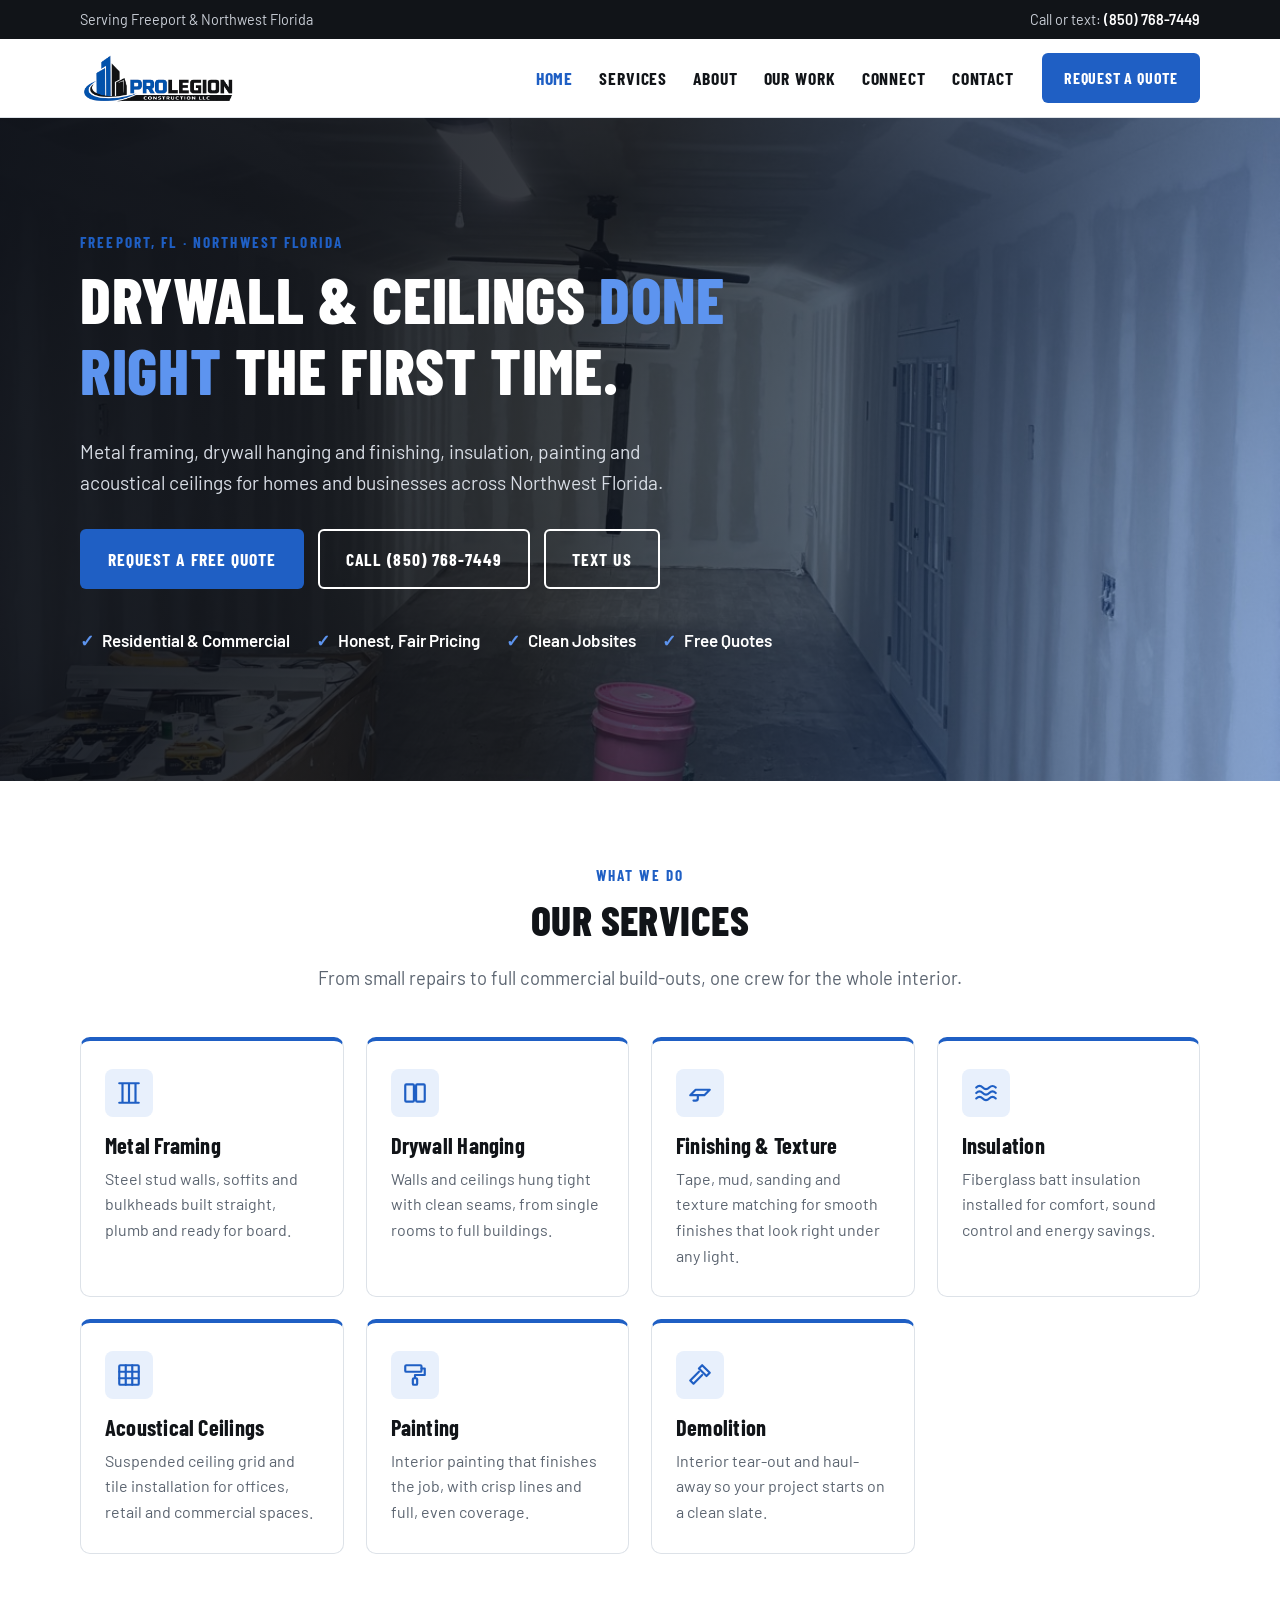
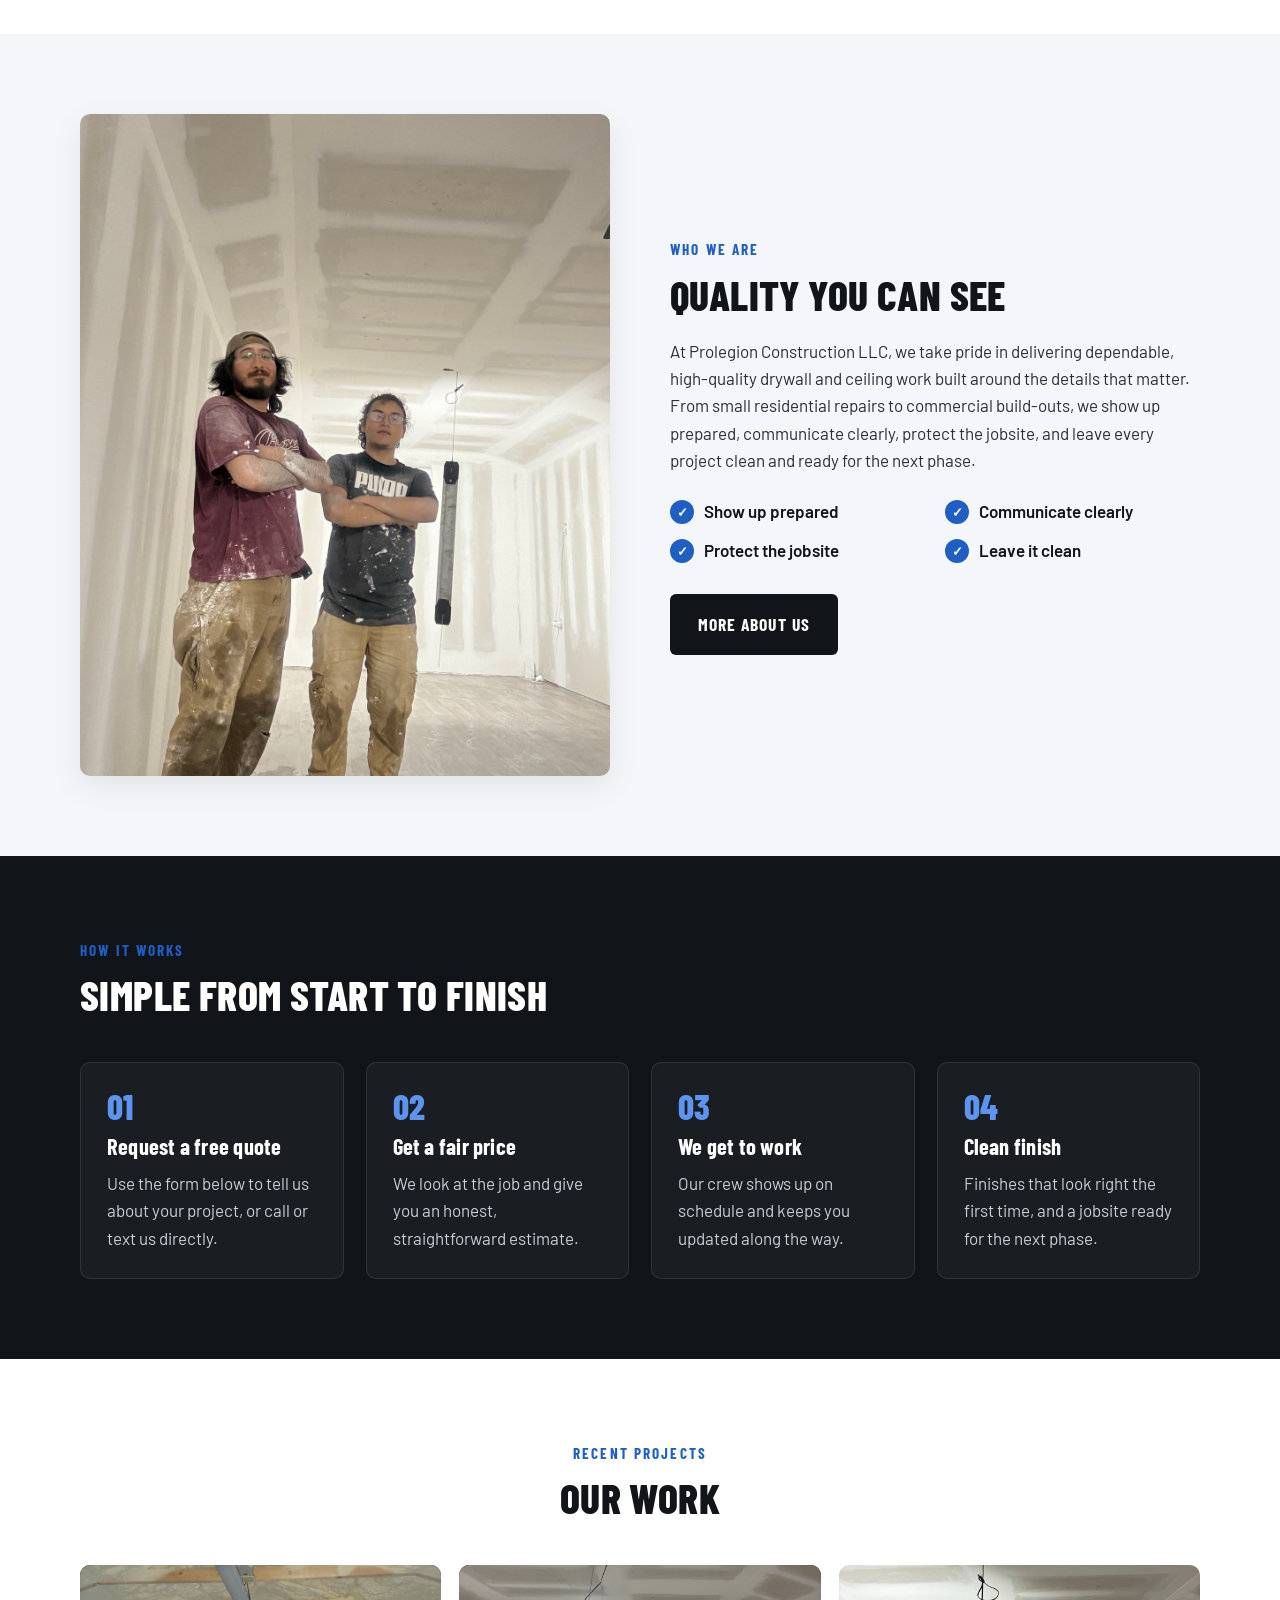
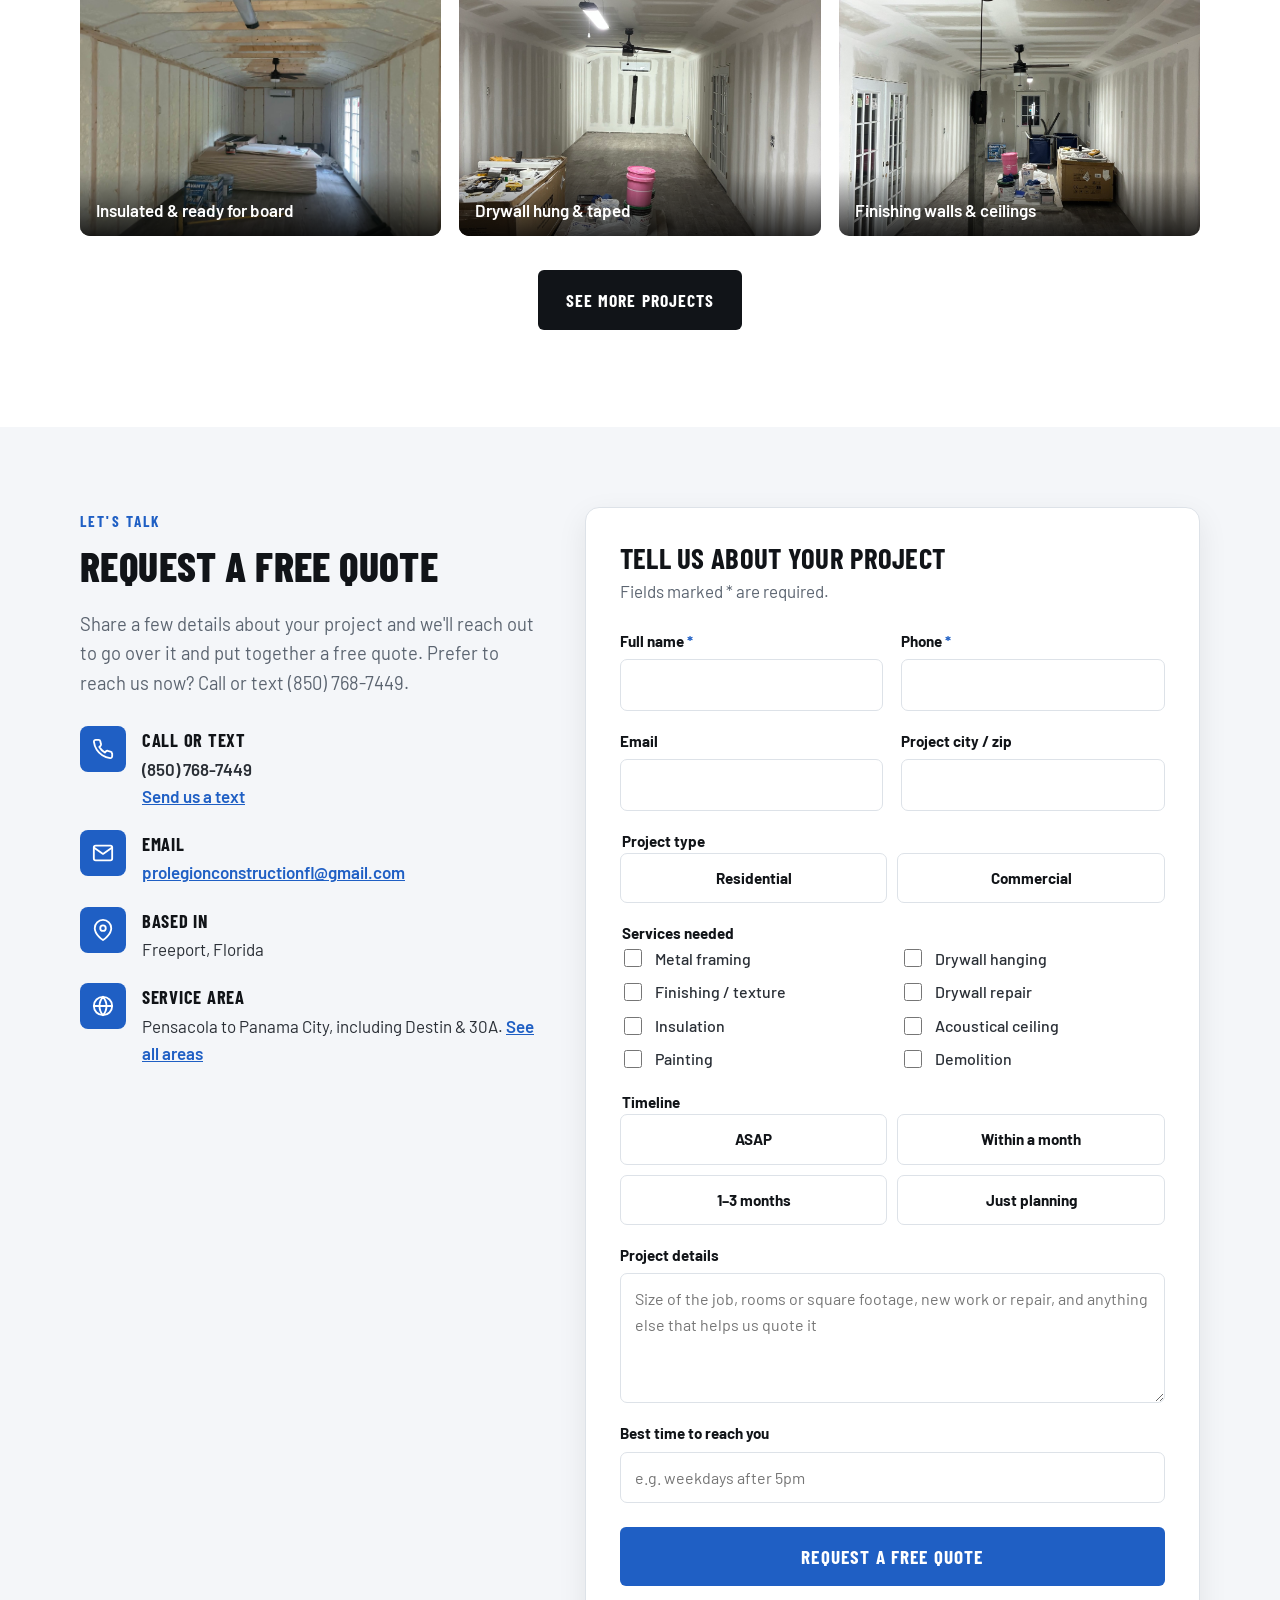
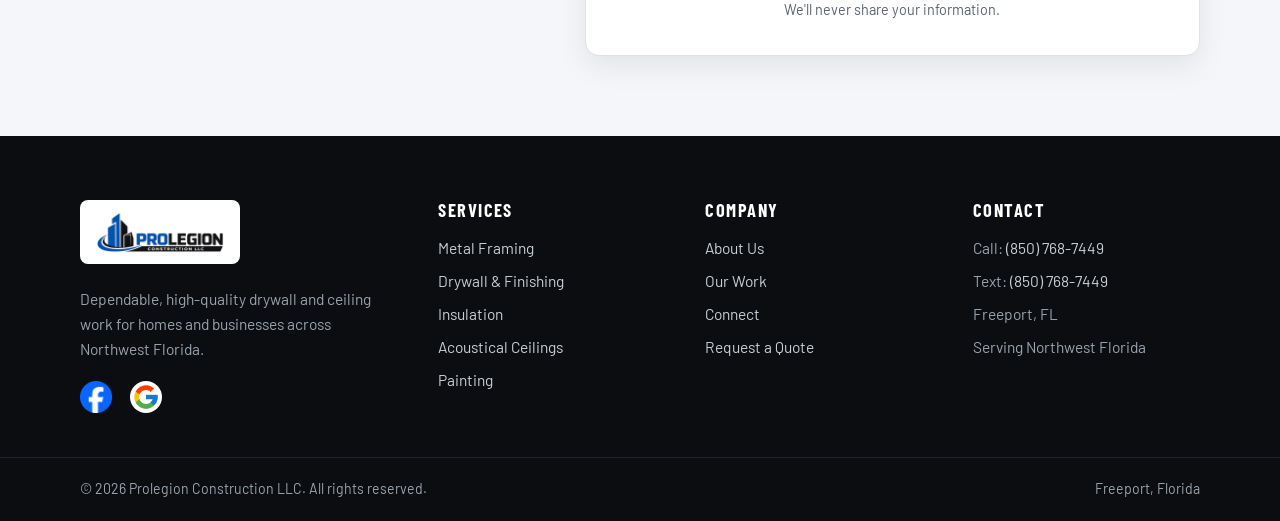
<file: index.html>
<!doctype html>
<html lang="en">
  <head>
    <meta charset="UTF-8" />
    <meta name="viewport" content="width=device-width, initial-scale=1.0" />
    <title>Prolegion Construction LLC | Drywall, Framing &amp; Ceilings in Northwest Florida</title>
    <meta
      name="description"
      content="Prolegion Construction LLC is a Freeport, FL drywall contractor serving Northwest Florida, including Destin, Fort Walton Beach, Santa Rosa Beach, 30A, DeFuniak Springs, Navarre, Pensacola and Panama City. Metal framing, drywall hanging and finishing, insulation, painting, demo and acoustical ceilings. Request a free quote today."
    />
    <link rel="icon" href="favicon.ico" sizes="48x48" />
    <link rel="icon" type="image/png" sizes="32x32" href="images/web/favicon-32.png" />
    <link rel="icon" type="image/png" sizes="192x192" href="images/web/favicon-192.png" />
    <link rel="apple-touch-icon" href="images/web/apple-touch-icon.png" />
    <link rel="canonical" href="https://prolegionconstruction.com/" />
    <link rel="preconnect" href="https://fonts.googleapis.com" />
    <link rel="preconnect" href="https://fonts.gstatic.com" crossorigin />
    <link
      href="https://fonts.googleapis.com/css2?family=Barlow+Condensed:wght@600;700;800&family=Barlow:wght@400;500;600;700&display=swap"
      rel="stylesheet"
    />
    <link rel="stylesheet" href="css/styles.css?v=133edebf" />
  </head>
  <body>
    <a class="skip-link" href="#main">Skip to content</a>

    <div class="topbar">
      <div class="container">
        <span class="hide-sm">Serving Freeport &amp; Northwest Florida</span>
        <span>Call or text: <a href="tel:+18507687449">(850) 768-7449</a></span>
      </div>
    </div>

    <header class="site-header">
      <div class="container">
        <a class="brand" href="/" aria-label="Prolegion Construction LLC home">
          <img src="images/web/logo.png" alt="Prolegion Construction LLC" width="1080" height="360" />
        </a>
        <button class="nav-toggle" aria-label="Open menu" aria-expanded="false" aria-controls="site-nav">
          <span></span><span></span><span></span>
        </button>
        <nav class="nav" id="site-nav" aria-label="Main">
          <ul>
            <li><a href="/" aria-current="page">Home</a></li>
            <li><a href="/services">Services</a></li>
            <li><a href="/about">About</a></li>
            <li><a href="/gallery">Our Work</a></li>
            <li><a href="/connect">Connect</a></li>
            <li><a href="/contact">Contact</a></li>
          </ul>
          <a class="btn btn-primary" href="/contact">Request a Quote</a>
        </nav>
      </div>
    </header>

    <main id="main">
      <!-- Hero -->
      <section class="hero">
        <div class="container">
          <span class="eyebrow">Freeport, FL &middot; Northwest Florida</span>
          <h1>Drywall &amp; ceilings <span>done right</span> the first time.</h1>
          <p>
            Metal framing, drywall hanging and finishing, insulation, painting and acoustical ceilings for homes and
            businesses across Northwest Florida.
          </p>
          <div class="btn-row">
            <a class="btn btn-primary" href="#request-quote">Request a Free Quote</a>
            <a class="btn btn-outline" href="tel:+18507687449">Call (850) 768-7449</a>
            <a class="btn btn-outline" href="sms:+18507687449">Text Us</a>
          </div>
          <ul class="hero-badges">
            <li>Residential &amp; Commercial</li>
            <li>Honest, Fair Pricing</li>
            <li>Clean Jobsites</li>
            <li>Free Quotes</li>
          </ul>
        </div>
      </section>

      <!-- Services -->
      <section class="section" id="services">
        <div class="container">
          <div class="section-head center">
            <span class="eyebrow">What We Do</span>
            <h2>Our Services</h2>
            <p class="lead">From small repairs to full commercial build-outs, one crew for the whole interior.</p>
          </div>

          <div class="services-grid">
            <article class="service-card">
              <div class="icon" aria-hidden="true">
                <svg viewBox="0 0 24 24" fill="none" stroke="currentColor" stroke-width="2" stroke-linecap="round" stroke-linejoin="round"><path d="M3 3h18M3 21h18M6 3v18M12 3v18M18 3v18" /></svg>
              </div>
              <h3>Metal Framing</h3>
              <p>Steel stud walls, soffits and bulkheads built straight, plumb and ready for board.</p>
            </article>
            <article class="service-card">
              <div class="icon" aria-hidden="true">
                <svg viewBox="0 0 24 24" fill="none" stroke="currentColor" stroke-width="2" stroke-linecap="round" stroke-linejoin="round"><rect x="3" y="4" width="8" height="16" rx="1" /><rect x="13" y="4" width="8" height="16" rx="1" /></svg>
              </div>
              <h3>Drywall Hanging</h3>
              <p>Walls and ceilings hung tight with clean seams, from single rooms to full buildings.</p>
            </article>
            <article class="service-card">
              <div class="icon" aria-hidden="true">
                <svg viewBox="0 0 24 24" fill="none" stroke="currentColor" stroke-width="2" stroke-linecap="round" stroke-linejoin="round"><path d="M3 14h13l5-5H8l-5 5z" /><path d="M10 14v3a2 2 0 0 1-2 2H6" /></svg>
              </div>
              <h3>Finishing &amp; Texture</h3>
              <p>Tape, mud, sanding and texture matching for smooth finishes that look right under any light.</p>
            </article>
            <article class="service-card">
              <div class="icon" aria-hidden="true">
                <svg viewBox="0 0 24 24" fill="none" stroke="currentColor" stroke-width="2" stroke-linecap="round" stroke-linejoin="round"><path d="M3 7c2-2 4-2 6 0s4 2 6 0 4-2 6 0M3 12c2-2 4-2 6 0s4 2 6 0 4-2 6 0M3 17c2-2 4-2 6 0s4 2 6 0 4-2 6 0" /></svg>
              </div>
              <h3>Insulation</h3>
              <p>Fiberglass batt insulation installed for comfort, sound control and energy savings.</p>
            </article>
            <article class="service-card">
              <div class="icon" aria-hidden="true">
                <svg viewBox="0 0 24 24" fill="none" stroke="currentColor" stroke-width="2" stroke-linecap="round" stroke-linejoin="round"><rect x="3" y="3" width="18" height="18" rx="1" /><path d="M3 9h18M3 15h18M9 3v18M15 3v18" /></svg>
              </div>
              <h3>Acoustical Ceilings</h3>
              <p>Suspended ceiling grid and tile installation for offices, retail and commercial spaces.</p>
            </article>
            <article class="service-card">
              <div class="icon" aria-hidden="true">
                <svg viewBox="0 0 24 24" fill="none" stroke="currentColor" stroke-width="2" stroke-linecap="round" stroke-linejoin="round"><rect x="3" y="3" width="15" height="6" rx="1" /><path d="M18 6h3v6h-9v3" /><rect x="10" y="15" width="4" height="6" rx="1" /></svg>
              </div>
              <h3>Painting</h3>
              <p>Interior painting that finishes the job, with crisp lines and full, even coverage.</p>
            </article>
            <article class="service-card">
              <div class="icon" aria-hidden="true">
                <svg viewBox="0 0 24 24" fill="none" stroke="currentColor" stroke-width="2" stroke-linecap="round" stroke-linejoin="round"><path d="M14 3l7 7-3 3-7-7 3-3z" /><path d="M11 9l-8 8 3 3 8-8" /></svg>
              </div>
              <h3>Demolition</h3>
              <p>Interior tear-out and haul-away so your project starts on a clean slate.</p>
            </article>
          </div>
        </div>
      </section>

      <!-- About -->
      <section class="section section-alt">
        <div class="container split">
          <img src="images/web/crew.jpg" alt="The Prolegion Construction crew on a finished drywall job" loading="lazy" width="1200" height="1600" />
          <div>
            <span class="eyebrow">Who We Are</span>
            <h2>Quality you can see</h2>
            <p>
              At Prolegion Construction LLC, we take pride in delivering dependable, high-quality drywall and ceiling
              work built around the details that matter. From small residential repairs to commercial build-outs, we
              show up prepared, communicate clearly, protect the jobsite, and leave every project clean and ready for
              the next phase.
            </p>
            <ul class="checklist">
              <li>Show up prepared</li>
              <li>Communicate clearly</li>
              <li>Protect the jobsite</li>
              <li>Leave it clean</li>
            </ul>
            <a class="btn btn-dark" href="/about">More About Us</a>
          </div>
        </div>
      </section>

      <!-- Process -->
      <section class="section section-dark">
        <div class="container">
          <div class="section-head">
            <span class="eyebrow">How It Works</span>
            <h2>Simple from start to finish</h2>
          </div>
          <div class="values">
            <div class="value">
              <div class="num">01</div>
              <h3>Request a free quote</h3>
              <p>Use the form below to tell us about your project, or call or text us directly.</p>
            </div>
            <div class="value">
              <div class="num">02</div>
              <h3>Get a fair price</h3>
              <p>We look at the job and give you an honest, straightforward estimate.</p>
            </div>
            <div class="value">
              <div class="num">03</div>
              <h3>We get to work</h3>
              <p>Our crew shows up on schedule and keeps you updated along the way.</p>
            </div>
            <div class="value">
              <div class="num">04</div>
              <h3>Clean finish</h3>
              <p>Finishes that look right the first time, and a jobsite ready for the next phase.</p>
            </div>
          </div>
        </div>
      </section>

      <!-- Recent work -->
      <section class="section">
        <div class="container">
          <div class="section-head center">
            <span class="eyebrow">Recent Projects</span>
            <h2>Our Work</h2>
          </div>
          <div class="gallery-grid">
            <figure>
              <img src="images/web/project-4.jpg" alt="Insulated interior with framing ready for drywall" loading="lazy" width="1600" height="1200" />
              <figcaption>Insulated &amp; ready for board</figcaption>
            </figure>
            <figure>
              <img src="images/web/project-3.jpg" alt="Drywall hung and taped throughout a long interior space" loading="lazy" width="1200" height="1600" />
              <figcaption>Drywall hung &amp; taped</figcaption>
            </figure>
            <figure>
              <img src="images/web/project-2.jpg" alt="Drywall finishing on walls and ceiling" loading="lazy" width="1200" height="1600" />
              <figcaption>Finishing walls &amp; ceilings</figcaption>
            </figure>
          </div>
          <p style="text-align: center; margin-top: 34px">
            <a class="btn btn-dark" href="/gallery">See More Projects</a>
          </p>
        </div>
      </section>

      <!-- Quote request -->
      <section class="section section-alt" id="request-quote">
        <div class="container call-wrap">
          <div>
            <span class="eyebrow">Let's Talk</span>
            <h2>Request a free quote</h2>
            <p class="lead">
              Share a few details about your project and we'll reach out to go over it and put together a free quote.
              Prefer to reach us now? Call or text (850) 768-7449.
            </p>
            <ul class="contact-list">
              <li>
                <span class="icon" aria-hidden="true">
                  <svg viewBox="0 0 24 24" fill="none" stroke="currentColor" stroke-width="2" stroke-linecap="round" stroke-linejoin="round"><path d="M22 16.9v3a2 2 0 0 1-2.2 2 19.8 19.8 0 0 1-8.6-3.1 19.5 19.5 0 0 1-6-6A19.8 19.8 0 0 1 2.1 4.2 2 2 0 0 1 4.1 2h3a2 2 0 0 1 2 1.7c.1.9.4 1.8.7 2.7a2 2 0 0 1-.5 2.1L8 9.8a16 16 0 0 0 6 6l1.3-1.3a2 2 0 0 1 2.1-.4c.9.3 1.8.6 2.7.7a2 2 0 0 1 1.7 2z" /></svg>
                </span>
                <div><strong>Call or Text</strong><a href="tel:+18507687449">(850) 768-7449</a><br /><a class="text-link" href="sms:+18507687449">Send us a text</a></div>
              </li>
              <li>
                <span class="icon" aria-hidden="true">
                  <svg viewBox="0 0 24 24" fill="none" stroke="currentColor" stroke-width="2" stroke-linecap="round" stroke-linejoin="round"><rect x="2" y="4" width="20" height="16" rx="2" /><path d="M22 6l-10 7L2 6" /></svg>
                </span>
                <div><strong>Email</strong><a class="text-link" href="mailto:prolegionconstructionfl@gmail.com">prolegionconstructionfl<wbr />@gmail.com</a></div>
              </li>
              <li>
                <span class="icon" aria-hidden="true">
                  <svg viewBox="0 0 24 24" fill="none" stroke="currentColor" stroke-width="2" stroke-linecap="round" stroke-linejoin="round"><path d="M21 10c0 7-9 13-9 13S3 17 3 10a9 9 0 0 1 18 0z" /><circle cx="12" cy="10" r="3" /></svg>
                </span>
                <div><strong>Based In</strong>Freeport, Florida</div>
              </li>
              <li>
                <span class="icon" aria-hidden="true">
                  <svg viewBox="0 0 24 24" fill="none" stroke="currentColor" stroke-width="2" stroke-linecap="round" stroke-linejoin="round"><circle cx="12" cy="12" r="10" /><path d="M2 12h20M12 2a15 15 0 0 1 0 20M12 2a15 15 0 0 0 0 20" /></svg>
                </span>
                <div><strong>Service Area</strong>Pensacola to Panama City, including Destin &amp; 30A. <a class="text-link" href="/about#service-area">See all areas</a></div>
              </li>
            </ul>
          </div>

          <!-- QUOTE REQUEST FORM: submissions are emailed by Web3Forms to the address tied to the access key -->
          <form class="call-form" action="https://api.web3forms.com/submit" method="POST">
            <h3>Tell us about your project</h3>
            <p class="form-intro">Fields marked <span class="req">*</span> are required.</p>

            <input type="hidden" name="access_key" value="9a3113c7-2c6d-411f-a19e-8dd313ae6b73" />
            <input type="hidden" name="subject" value="New quote request from prolegion website" />
            <input type="hidden" name="from_name" value="Prolegion Construction Website" />
            <input type="checkbox" name="botcheck" class="hp-field" tabindex="-1" autocomplete="off" aria-hidden="true" />

            <div class="form-grid">
              <div class="field">
                <label for="name-home">Full name <span class="req">*</span></label>
                <input id="name-home" name="name" type="text" autocomplete="name" required />
              </div>
              <div class="field">
                <label for="phone-home">Phone <span class="req">*</span></label>
                <input id="phone-home" name="phone" type="tel" autocomplete="tel" required />
              </div>

              <div class="field">
                <label for="email-home">Email</label>
                <input id="email-home" name="email" type="email" autocomplete="email" />
              </div>
              <div class="field">
                <label for="city-home">Project city / zip</label>
                <input id="city-home" name="Project location" type="text" autocomplete="postal-code" />
              </div>

              <fieldset class="field full">
                <legend>Project type</legend>
                <div class="choice-row">
                  <label class="choice"><input type="radio" name="Project type" value="Residential" /><span>Residential</span></label>
                  <label class="choice"><input type="radio" name="Project type" value="Commercial" /><span>Commercial</span></label>
                </div>
              </fieldset>

              <fieldset class="field full">
                <legend>Services needed</legend>
                <div class="check-grid">
                  <label><input type="checkbox" name="Services" value="Metal framing" /> Metal framing</label>
                  <label><input type="checkbox" name="Services" value="Drywall hanging" /> Drywall hanging</label>
                  <label><input type="checkbox" name="Services" value="Drywall finishing / texture" /> Finishing / texture</label>
                  <label><input type="checkbox" name="Services" value="Drywall repair" /> Drywall repair</label>
                  <label><input type="checkbox" name="Services" value="Insulation" /> Insulation</label>
                  <label><input type="checkbox" name="Services" value="Acoustical ceiling" /> Acoustical ceiling</label>
                  <label><input type="checkbox" name="Services" value="Painting" /> Painting</label>
                  <label><input type="checkbox" name="Services" value="Demolition" /> Demolition</label>
                </div>
              </fieldset>

              <fieldset class="field full">
                <legend>Timeline</legend>
                <div class="choice-row">
                  <label class="choice"><input type="radio" name="Timeline" value="As soon as possible" /><span>ASAP</span></label>
                  <label class="choice"><input type="radio" name="Timeline" value="Within a month" /><span>Within a month</span></label>
                  <label class="choice"><input type="radio" name="Timeline" value="1–3 months" /><span>1–3 months</span></label>
                  <label class="choice"><input type="radio" name="Timeline" value="Just planning" /><span>Just planning</span></label>
                </div>
              </fieldset>

              <div class="field full">
                <label for="details-home">Project details</label>
                <textarea id="details-home" name="Project details" placeholder="Size of the job, rooms or square footage, new work or repair, and anything else that helps us quote it"></textarea>
              </div>

              <div class="field full">
                <label for="besttime-home">Best time to reach you</label>
                <input id="besttime-home" name="Best time to reach you" type="text" placeholder="e.g. weekdays after 5pm" />
              </div>
            </div>

            <div class="form-actions">
              <button class="btn btn-primary" type="submit">Request a Free Quote</button>
              <p class="form-note">We'll never share your information.</p>
            </div>
            <div class="form-status" role="status" aria-live="polite" hidden></div>
          </form>
        </div>
      </section>
    </main>

    <footer class="site-footer">
      <div class="container footer-grid">
        <div>
          <a class="footer-logo" href="/"><img src="images/web/logo.png" alt="Prolegion Construction LLC" width="1080" height="360" loading="lazy" /></a>
          <p>Dependable, high-quality drywall and ceiling work for homes and businesses across Northwest Florida.</p>
          <ul class="social-links">
            <li>
              <a href="https://www.facebook.com/profile.php?id=61592384796416" target="_blank" rel="noopener" class="social-plain" aria-label="Prolegion Construction on Facebook">
                <img src="images/socials/Facebook_Logo_Primary.png" alt="" width="32" height="32" />
              </a>
            </li>
            <li>
              <a href="https://www.google.com/searchviewer/10?svid=CAwSHRIbCgNwdnESFENnMHZaeTh4TVhwa1luYzFPSGcxGAo" target="_blank" rel="noopener" aria-label="Prolegion Construction reviews on Google">
                <img src="images/socials/icons8-google-48.png" alt="" width="28" height="28" />
              </a>
            </li>
          </ul>
        </div>
        <div>
          <h4>Services</h4>
          <ul>
            <li><a href="/services#framing">Metal Framing</a></li>
            <li><a href="/services#drywall">Drywall &amp; Finishing</a></li>
            <li><a href="/services#insulation">Insulation</a></li>
            <li><a href="/services#ceilings">Acoustical Ceilings</a></li>
            <li><a href="/services#painting">Painting</a></li>
          </ul>
        </div>
        <div>
          <h4>Company</h4>
          <ul>
            <li><a href="/about">About Us</a></li>
            <li><a href="/gallery">Our Work</a></li>
            <li><a href="/connect">Connect</a></li>
            <li><a href="/contact">Request a Quote</a></li>
          </ul>
        </div>
        <div>
          <h4>Contact</h4>
          <ul>
            <li>Call: <a href="tel:+18507687449">(850) 768-7449</a></li>
            <li>Text: <a href="sms:+18507687449">(850) 768-7449</a></li>
            <li>Freeport, FL</li>
            <li>Serving Northwest Florida</li>
          </ul>
        </div>
      </div>
      <div class="footer-bottom">
        <div class="container">
          <span>&copy; <span data-year>2026</span> Prolegion Construction LLC. All rights reserved.</span>
          <span>Freeport, Florida</span>
        </div>
      </div>
    </footer>

    <div class="mobile-cta">
      <a href="tel:+18507687449">Call</a>
      <a href="sms:+18507687449">Text</a>
      <a href="/contact">Request a Quote</a>
    </div>

    <script src="js/script.js?v=0d821515"></script>
  </body>
</html>
</file>
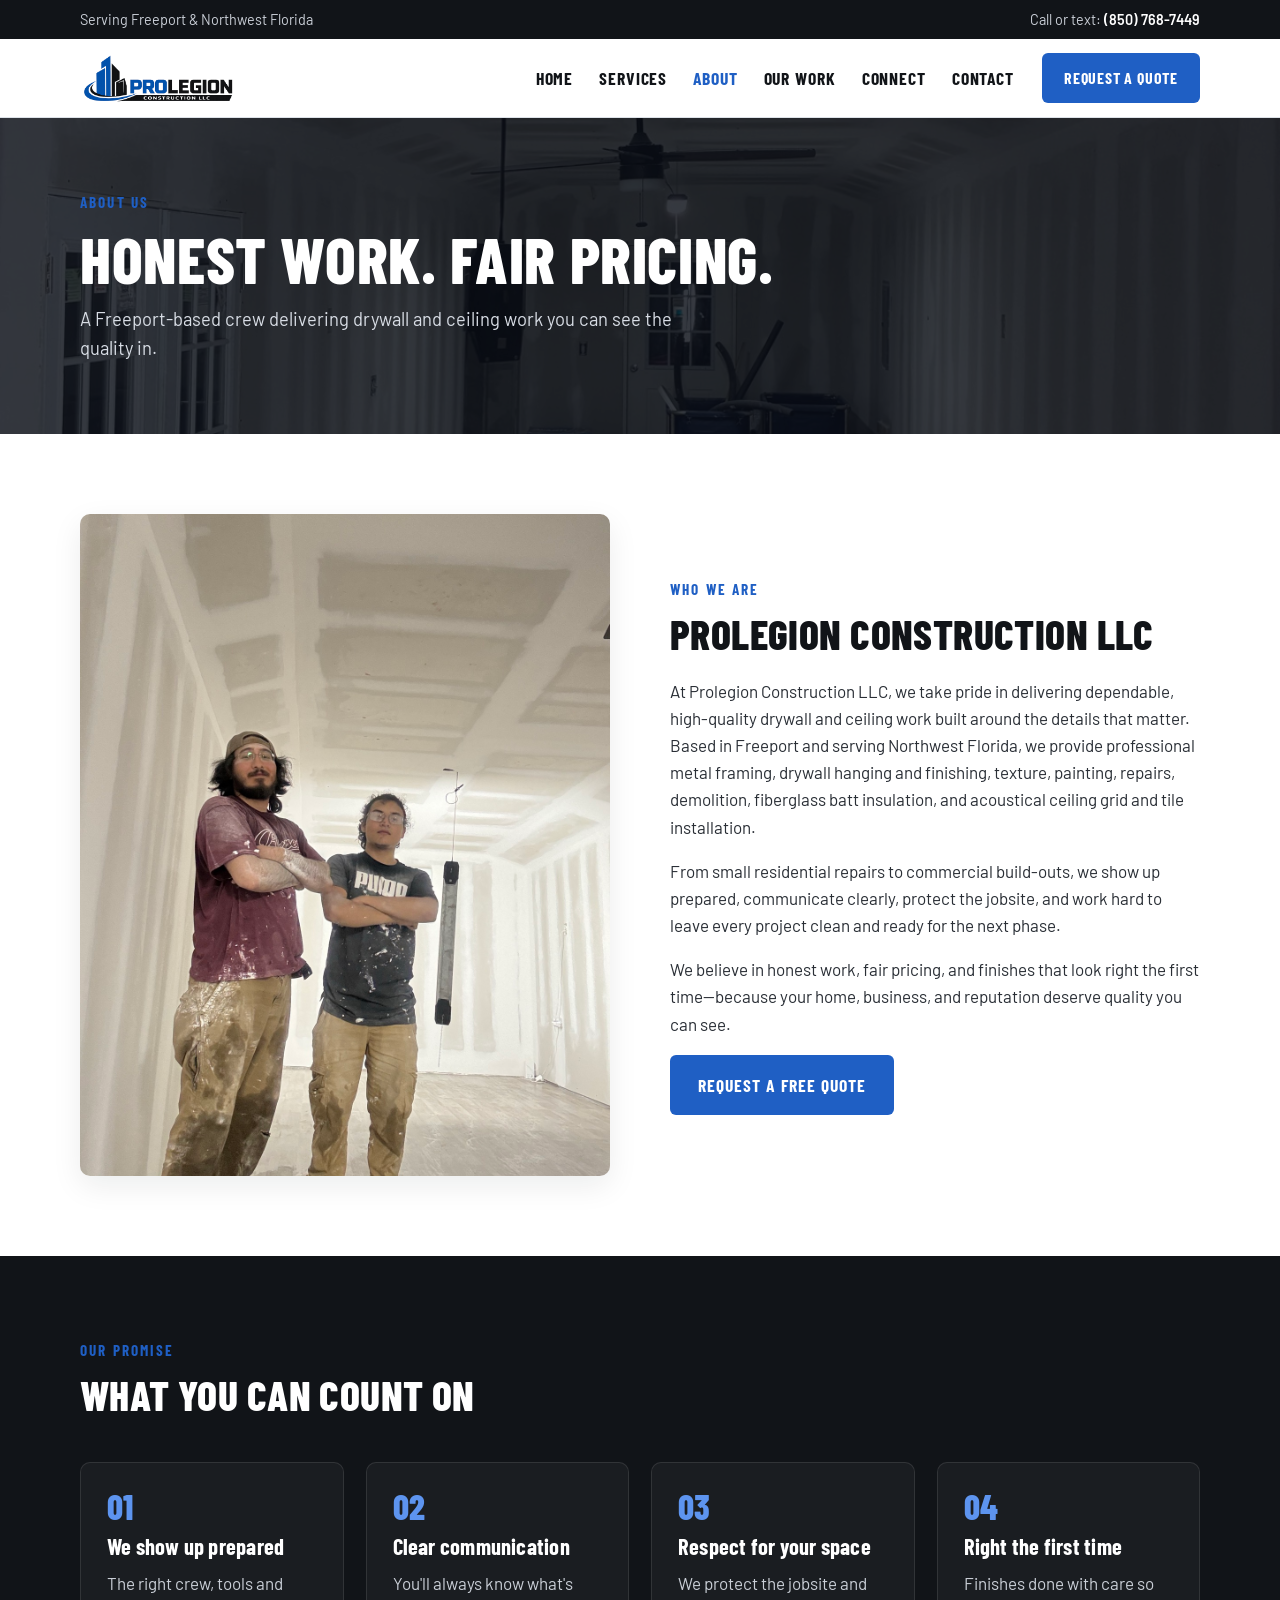
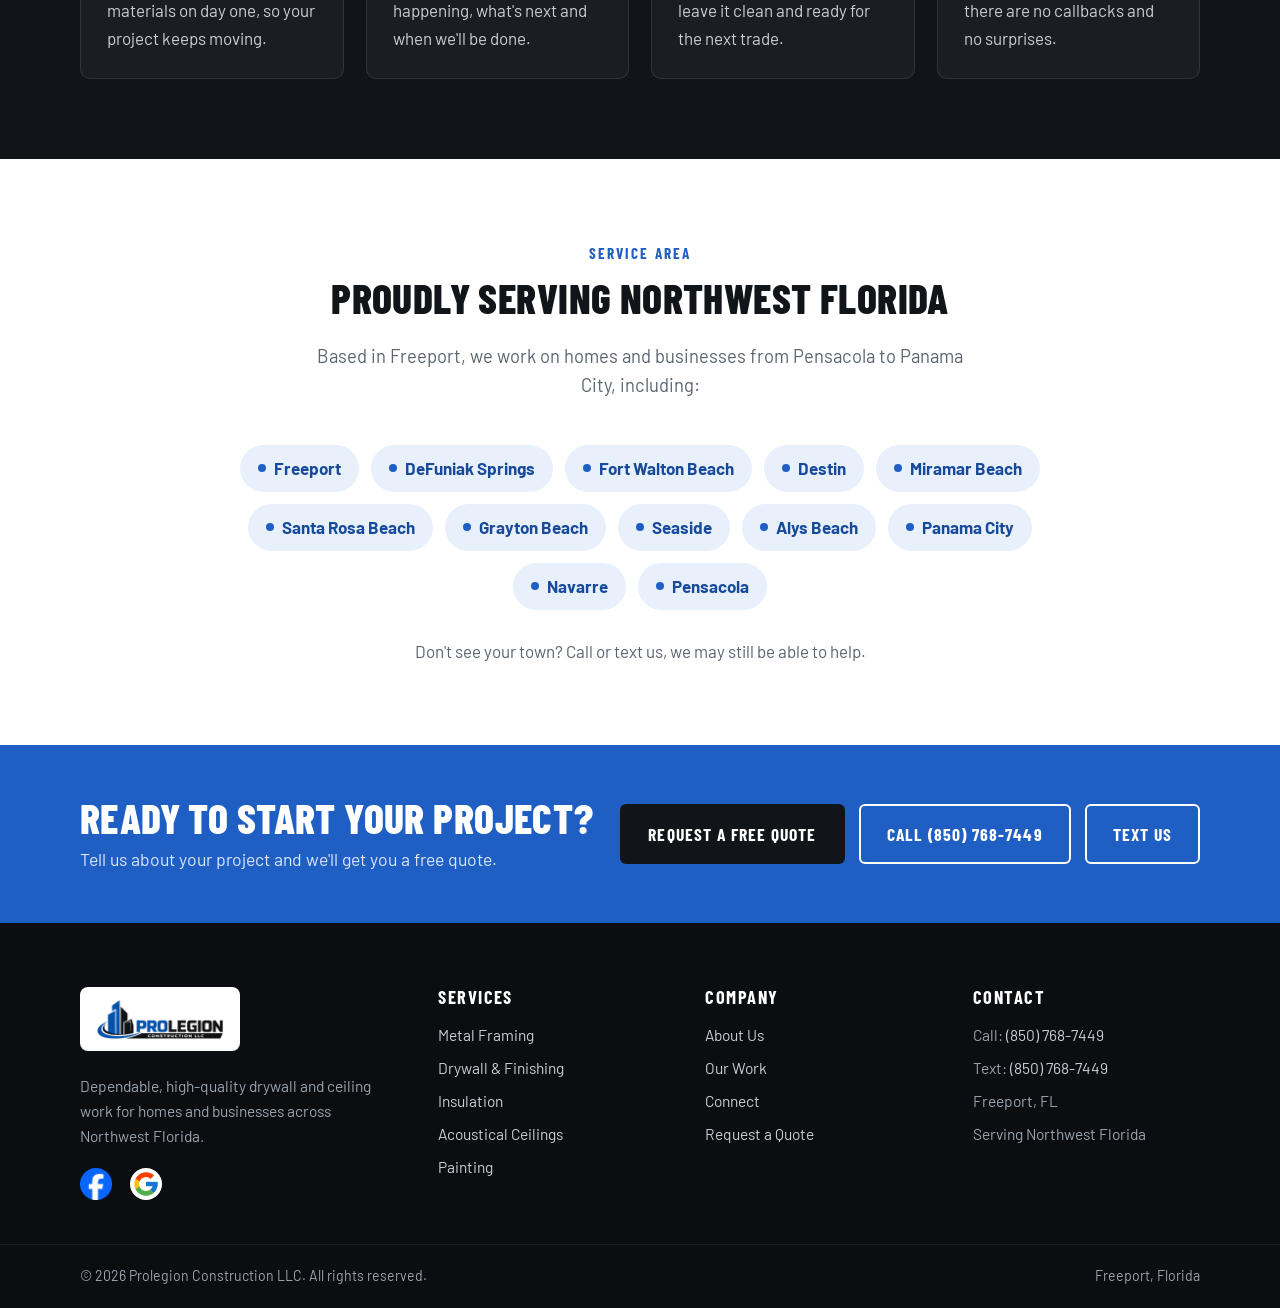
<file: about.html>
<!doctype html>
<html lang="en">
  <head>
    <meta charset="UTF-8" />
    <meta name="viewport" content="width=device-width, initial-scale=1.0" />
    <title>About Us | Prolegion Construction LLC</title>
    <meta
      name="description"
      content="Prolegion Construction LLC is a Freeport, FL drywall and ceiling contractor serving Northwest Florida with honest work and fair pricing."
    />
    <link rel="icon" href="favicon.ico" sizes="48x48" />
    <link rel="icon" type="image/png" sizes="32x32" href="images/web/favicon-32.png" />
    <link rel="icon" type="image/png" sizes="192x192" href="images/web/favicon-192.png" />
    <link rel="apple-touch-icon" href="images/web/apple-touch-icon.png" />
    <link rel="canonical" href="https://prolegionconstruction.com/about" />
    <link rel="preconnect" href="https://fonts.googleapis.com" />
    <link rel="preconnect" href="https://fonts.gstatic.com" crossorigin />
    <link
      href="https://fonts.googleapis.com/css2?family=Barlow+Condensed:wght@600;700;800&family=Barlow:wght@400;500;600;700&display=swap"
      rel="stylesheet"
    />
    <link rel="stylesheet" href="css/styles.css?v=133edebf" />
  </head>
  <body>
    <a class="skip-link" href="#main">Skip to content</a>

    <div class="topbar">
      <div class="container">
        <span class="hide-sm">Serving Freeport &amp; Northwest Florida</span>
        <span>Call or text: <a href="tel:+18507687449">(850) 768-7449</a></span>
      </div>
    </div>

    <header class="site-header">
      <div class="container">
        <a class="brand" href="/" aria-label="Prolegion Construction LLC home">
          <img src="images/web/logo.png" alt="Prolegion Construction LLC" width="1080" height="360" />
        </a>
        <button class="nav-toggle" aria-label="Open menu" aria-expanded="false" aria-controls="site-nav">
          <span></span><span></span><span></span>
        </button>
        <nav class="nav" id="site-nav" aria-label="Main">
          <ul>
            <li><a href="/">Home</a></li>
            <li><a href="/services">Services</a></li>
            <li><a href="/about" aria-current="page">About</a></li>
            <li><a href="/gallery">Our Work</a></li>
            <li><a href="/connect">Connect</a></li>
            <li><a href="/contact">Contact</a></li>
          </ul>
          <a class="btn btn-primary" href="/contact">Request a Quote</a>
        </nav>
      </div>
    </header>

    <main id="main">
      <section class="page-hero">
        <div class="container">
          <span class="eyebrow">About Us</span>
          <h1>Honest work. Fair pricing.</h1>
          <p>A Freeport-based crew delivering drywall and ceiling work you can see the quality in.</p>
        </div>
      </section>

      <section class="section">
        <div class="container split">
          <img src="images/web/crew.jpg" alt="The Prolegion Construction crew on a finished drywall job" width="1200" height="1600" />
          <div>
            <span class="eyebrow">Who We Are</span>
            <h2>Prolegion Construction LLC</h2>
            <p>
              At Prolegion Construction LLC, we take pride in delivering dependable, high-quality drywall and ceiling
              work built around the details that matter. Based in Freeport and serving Northwest Florida, we provide
              professional metal framing, drywall hanging and finishing, texture, painting, repairs, demolition,
              fiberglass batt insulation, and acoustical ceiling grid and tile installation.
            </p>
            <p>
              From small residential repairs to commercial build-outs, we show up prepared, communicate clearly, protect
              the jobsite, and work hard to leave every project clean and ready for the next phase.
            </p>
            <p>
              We believe in honest work, fair pricing, and finishes that look right the first time&mdash;because your
              home, business, and reputation deserve quality you can see.
            </p>
            <a class="btn btn-primary" href="/contact">Request a Free Quote</a>
          </div>
        </div>
      </section>

      <section class="section section-dark">
        <div class="container">
          <div class="section-head">
            <span class="eyebrow">Our Promise</span>
            <h2>What you can count on</h2>
          </div>
          <div class="values">
            <div class="value">
              <div class="num">01</div>
              <h3>We show up prepared</h3>
              <p>The right crew, tools and materials on day one, so your project keeps moving.</p>
            </div>
            <div class="value">
              <div class="num">02</div>
              <h3>Clear communication</h3>
              <p>You'll always know what's happening, what's next and when we'll be done.</p>
            </div>
            <div class="value">
              <div class="num">03</div>
              <h3>Respect for your space</h3>
              <p>We protect the jobsite and leave it clean and ready for the next trade.</p>
            </div>
            <div class="value">
              <div class="num">04</div>
              <h3>Right the first time</h3>
              <p>Finishes done with care so there are no callbacks and no surprises.</p>
            </div>
          </div>
        </div>
      </section>

      <section class="section" id="service-area">
        <div class="container">
          <div class="section-head center">
            <span class="eyebrow">Service Area</span>
            <h2>Proudly serving Northwest Florida</h2>
            <p class="lead">
              Based in Freeport, we work on homes and businesses from Pensacola to Panama City, including:
            </p>
          </div>
          <ul class="area-list">
            <li>Freeport</li>
            <li>DeFuniak Springs</li>
            <li>Fort Walton Beach</li>
            <li>Destin</li>
            <li>Miramar Beach</li>
            <li>Santa Rosa Beach</li>
            <li>Grayton Beach</li>
            <li>Seaside</li>
            <li>Alys Beach</li>
            <li>Panama City</li>
            <li>Navarre</li>
            <li>Pensacola</li>
          </ul>
          <p class="area-note">Don't see your town? Call or text us, we may still be able to help.</p>
        </div>
      </section>

      <section class="cta-band">
        <div class="container">
          <div>
            <h2>Ready to start your project?</h2>
            <p>Tell us about your project and we'll get you a free quote.</p>
          </div>
          <div class="btn-row">
            <a class="btn btn-dark" href="/contact">Request a Free Quote</a>
            <a class="btn btn-outline" href="tel:+18507687449">Call (850) 768-7449</a>
            <a class="btn btn-outline" href="sms:+18507687449">Text Us</a>
          </div>
        </div>
      </section>
    </main>

    <footer class="site-footer">
      <div class="container footer-grid">
        <div>
          <a class="footer-logo" href="/"><img src="images/web/logo.png" alt="Prolegion Construction LLC" width="1080" height="360" loading="lazy" /></a>
          <p>Dependable, high-quality drywall and ceiling work for homes and businesses across Northwest Florida.</p>
          <ul class="social-links">
            <li>
              <a href="https://www.facebook.com/profile.php?id=61592384796416" target="_blank" rel="noopener" class="social-plain" aria-label="Prolegion Construction on Facebook">
                <img src="images/socials/Facebook_Logo_Primary.png" alt="" width="32" height="32" />
              </a>
            </li>
            <li>
              <a href="https://www.google.com/searchviewer/10?svid=CAwSHRIbCgNwdnESFENnMHZaeTh4TVhwa1luYzFPSGcxGAo" target="_blank" rel="noopener" aria-label="Prolegion Construction reviews on Google">
                <img src="images/socials/icons8-google-48.png" alt="" width="28" height="28" />
              </a>
            </li>
          </ul>
        </div>
        <div>
          <h4>Services</h4>
          <ul>
            <li><a href="/services#framing">Metal Framing</a></li>
            <li><a href="/services#drywall">Drywall &amp; Finishing</a></li>
            <li><a href="/services#insulation">Insulation</a></li>
            <li><a href="/services#ceilings">Acoustical Ceilings</a></li>
            <li><a href="/services#painting">Painting</a></li>
          </ul>
        </div>
        <div>
          <h4>Company</h4>
          <ul>
            <li><a href="/about">About Us</a></li>
            <li><a href="/gallery">Our Work</a></li>
            <li><a href="/connect">Connect</a></li>
            <li><a href="/contact">Request a Quote</a></li>
          </ul>
        </div>
        <div>
          <h4>Contact</h4>
          <ul>
            <li>Call: <a href="tel:+18507687449">(850) 768-7449</a></li>
            <li>Text: <a href="sms:+18507687449">(850) 768-7449</a></li>
            <li>Freeport, FL</li>
            <li>Serving Northwest Florida</li>
          </ul>
        </div>
      </div>
      <div class="footer-bottom">
        <div class="container">
          <span>&copy; <span data-year>2026</span> Prolegion Construction LLC. All rights reserved.</span>
          <span>Freeport, Florida</span>
        </div>
      </div>
    </footer>

    <div class="mobile-cta">
      <a href="tel:+18507687449">Call</a>
      <a href="sms:+18507687449">Text</a>
      <a href="/contact">Request a Quote</a>
    </div>

    <script src="js/script.js?v=0d821515"></script>
  </body>
</html>
</file>
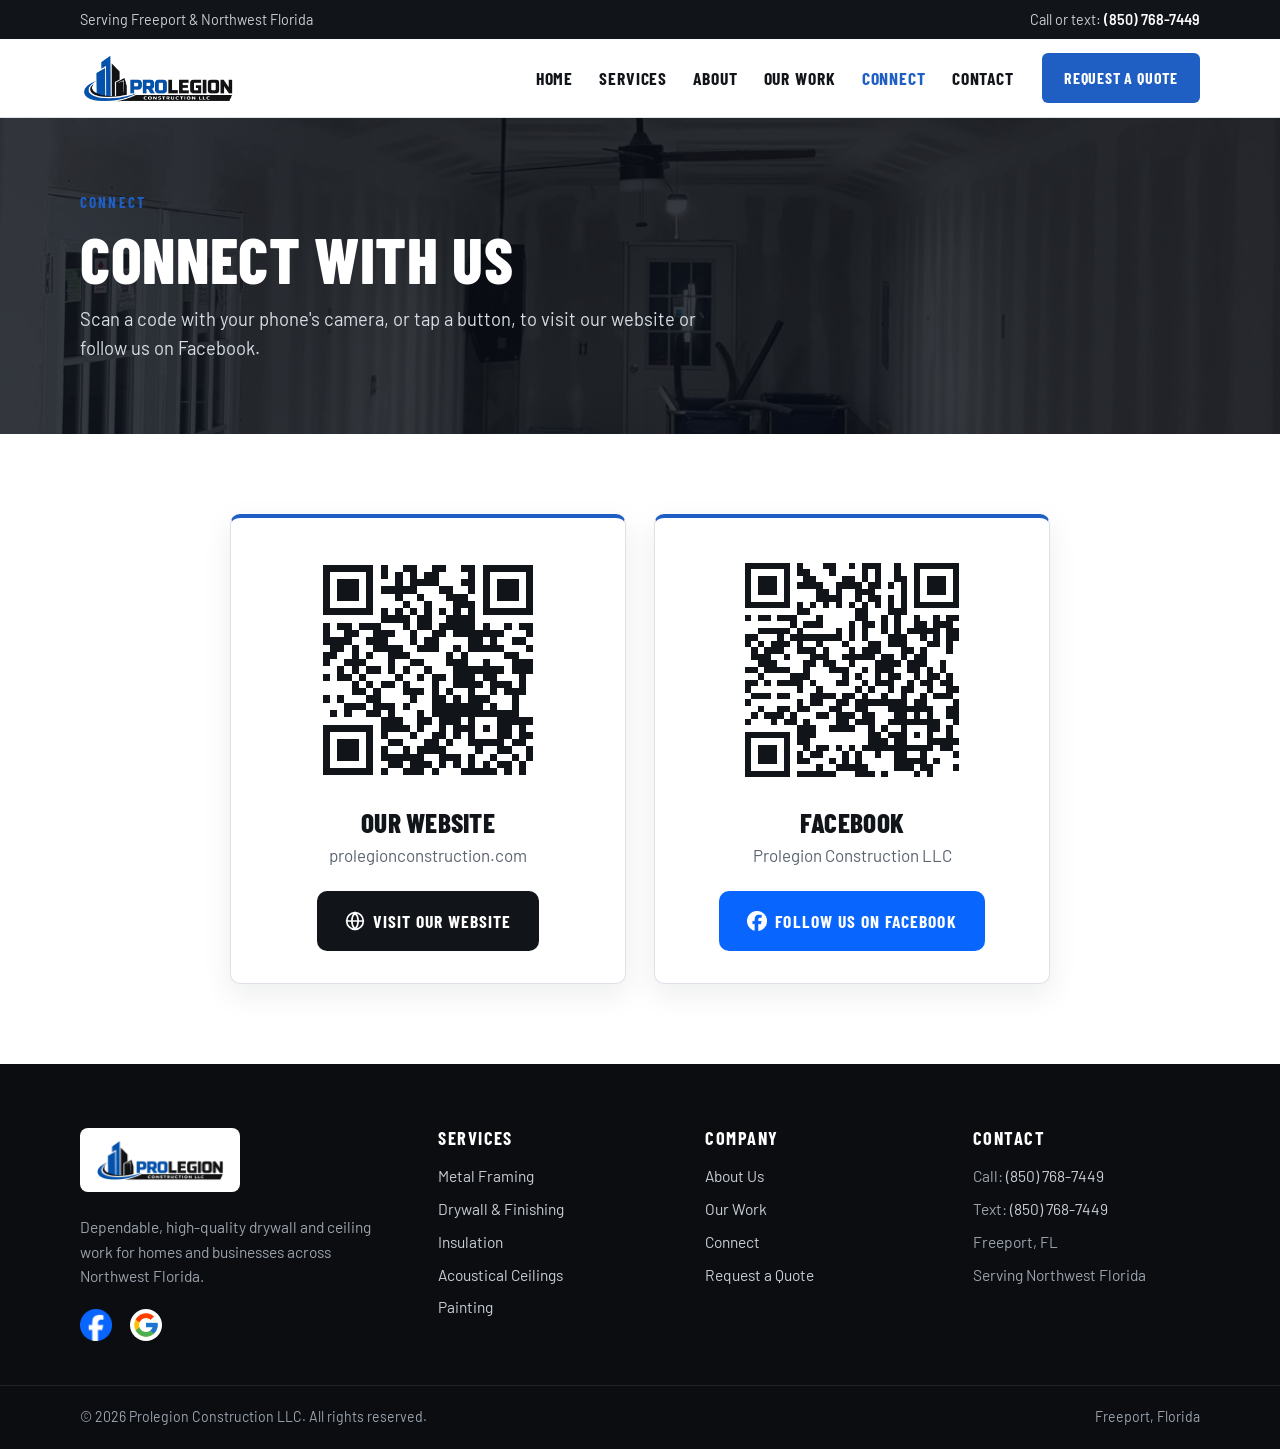
<file: connect.html>
<!doctype html>
<html lang="en">
  <head>
    <meta charset="UTF-8" />
    <meta name="viewport" content="width=device-width, initial-scale=1.0" />
    <title>Connect | Prolegion Construction LLC</title>
    <meta
      name="description"
      content="Scan or tap to visit the Prolegion Construction LLC website or follow us on Facebook."
    />
    <link rel="icon" href="favicon.ico" sizes="48x48" />
    <link rel="icon" type="image/png" sizes="32x32" href="images/web/favicon-32.png" />
    <link rel="icon" type="image/png" sizes="192x192" href="images/web/favicon-192.png" />
    <link rel="apple-touch-icon" href="images/web/apple-touch-icon.png" />
    <link rel="canonical" href="https://prolegionconstruction.com/connect" />
    <link rel="preconnect" href="https://fonts.googleapis.com" />
    <link rel="preconnect" href="https://fonts.gstatic.com" crossorigin />
    <link
      href="https://fonts.googleapis.com/css2?family=Barlow+Condensed:wght@600;700;800&family=Barlow:wght@400;500;600;700&display=swap"
      rel="stylesheet"
    />
    <link rel="stylesheet" href="css/styles.css?v=133edebf" />
  </head>
  <body>
    <a class="skip-link" href="#main">Skip to content</a>

    <div class="topbar">
      <div class="container">
        <span class="hide-sm">Serving Freeport &amp; Northwest Florida</span>
        <span>Call or text: <a href="tel:+18507687449">(850) 768-7449</a></span>
      </div>
    </div>

    <header class="site-header">
      <div class="container">
        <a class="brand" href="/" aria-label="Prolegion Construction LLC home">
          <img src="images/web/logo.png" alt="Prolegion Construction LLC" width="1080" height="360" />
        </a>
        <button class="nav-toggle" aria-label="Open menu" aria-expanded="false" aria-controls="site-nav">
          <span></span><span></span><span></span>
        </button>
        <nav class="nav" id="site-nav" aria-label="Main">
          <ul>
            <li><a href="/">Home</a></li>
            <li><a href="/services">Services</a></li>
            <li><a href="/about">About</a></li>
            <li><a href="/gallery">Our Work</a></li>
            <li><a href="/connect" aria-current="page">Connect</a></li>
            <li><a href="/contact">Contact</a></li>
          </ul>
          <a class="btn btn-primary" href="/contact">Request a Quote</a>
        </nav>
      </div>
    </header>

    <main id="main">
      <section class="page-hero">
        <div class="container">
          <span class="eyebrow">Connect</span>
          <h1>Connect with us</h1>
          <p>Scan a code with your phone's camera, or tap a button, to visit our website or follow us on Facebook.</p>
        </div>
      </section>

      <section class="section">
        <div class="container">
          <div class="qr-grid">
            <article class="qr-card">
              <img class="qr-code" src="images/qr/website.svg" alt="QR code for prolegionconstruction.com" width="240" height="240" />
              <h2>Our Website</h2>
              <p>prolegionconstruction.com</p>
              <a class="btn btn-dark" href="/">
                <svg viewBox="0 0 24 24" fill="none" stroke="currentColor" stroke-width="2" stroke-linecap="round" stroke-linejoin="round" aria-hidden="true"><circle cx="12" cy="12" r="10" /><path d="M2 12h20M12 2a15 15 0 0 1 0 20M12 2a15 15 0 0 0 0 20" /></svg>
                Visit Our Website
              </a>
            </article>
            <article class="qr-card">
              <img class="qr-code" src="images/qr/facebook.svg" alt="QR code for the Prolegion Construction Facebook page" width="240" height="240" />
              <h2>Facebook</h2>
              <p>Prolegion Construction LLC</p>
              <a class="btn btn-facebook" href="https://www.facebook.com/share/1FT93C3u7o/?mibextid=wwXIfr" target="_blank" rel="noopener">
                <img src="images/socials/Facebook_Logo_Secondary.png" alt="" width="20" height="20" />
                Follow Us on Facebook
              </a>
            </article>
          </div>
        </div>
      </section>
    </main>

    <footer class="site-footer">
      <div class="container footer-grid">
        <div>
          <a class="footer-logo" href="/"><img src="images/web/logo.png" alt="Prolegion Construction LLC" width="1080" height="360" loading="lazy" /></a>
          <p>Dependable, high-quality drywall and ceiling work for homes and businesses across Northwest Florida.</p>
          <ul class="social-links">
            <li>
              <a href="https://www.facebook.com/profile.php?id=61592384796416" target="_blank" rel="noopener" class="social-plain" aria-label="Prolegion Construction on Facebook">
                <img src="images/socials/Facebook_Logo_Primary.png" alt="" width="32" height="32" />
              </a>
            </li>
            <li>
              <a href="https://www.google.com/searchviewer/10?svid=CAwSHRIbCgNwdnESFENnMHZaeTh4TVhwa1luYzFPSGcxGAo" target="_blank" rel="noopener" aria-label="Prolegion Construction reviews on Google">
                <img src="images/socials/icons8-google-48.png" alt="" width="28" height="28" />
              </a>
            </li>
          </ul>
        </div>
        <div>
          <h4>Services</h4>
          <ul>
            <li><a href="/services#framing">Metal Framing</a></li>
            <li><a href="/services#drywall">Drywall &amp; Finishing</a></li>
            <li><a href="/services#insulation">Insulation</a></li>
            <li><a href="/services#ceilings">Acoustical Ceilings</a></li>
            <li><a href="/services#painting">Painting</a></li>
          </ul>
        </div>
        <div>
          <h4>Company</h4>
          <ul>
            <li><a href="/about">About Us</a></li>
            <li><a href="/gallery">Our Work</a></li>
            <li><a href="/connect">Connect</a></li>
            <li><a href="/contact">Request a Quote</a></li>
          </ul>
        </div>
        <div>
          <h4>Contact</h4>
          <ul>
            <li>Call: <a href="tel:+18507687449">(850) 768-7449</a></li>
            <li>Text: <a href="sms:+18507687449">(850) 768-7449</a></li>
            <li>Freeport, FL</li>
            <li>Serving Northwest Florida</li>
          </ul>
        </div>
      </div>
      <div class="footer-bottom">
        <div class="container">
          <span>&copy; <span data-year>2026</span> Prolegion Construction LLC. All rights reserved.</span>
          <span>Freeport, Florida</span>
        </div>
      </div>
    </footer>

    <div class="mobile-cta">
      <a href="tel:+18507687449">Call</a>
      <a href="sms:+18507687449">Text</a>
      <a href="/contact">Request a Quote</a>
    </div>

    <script src="js/script.js?v=0d821515"></script>
  </body>
</html>
</file>
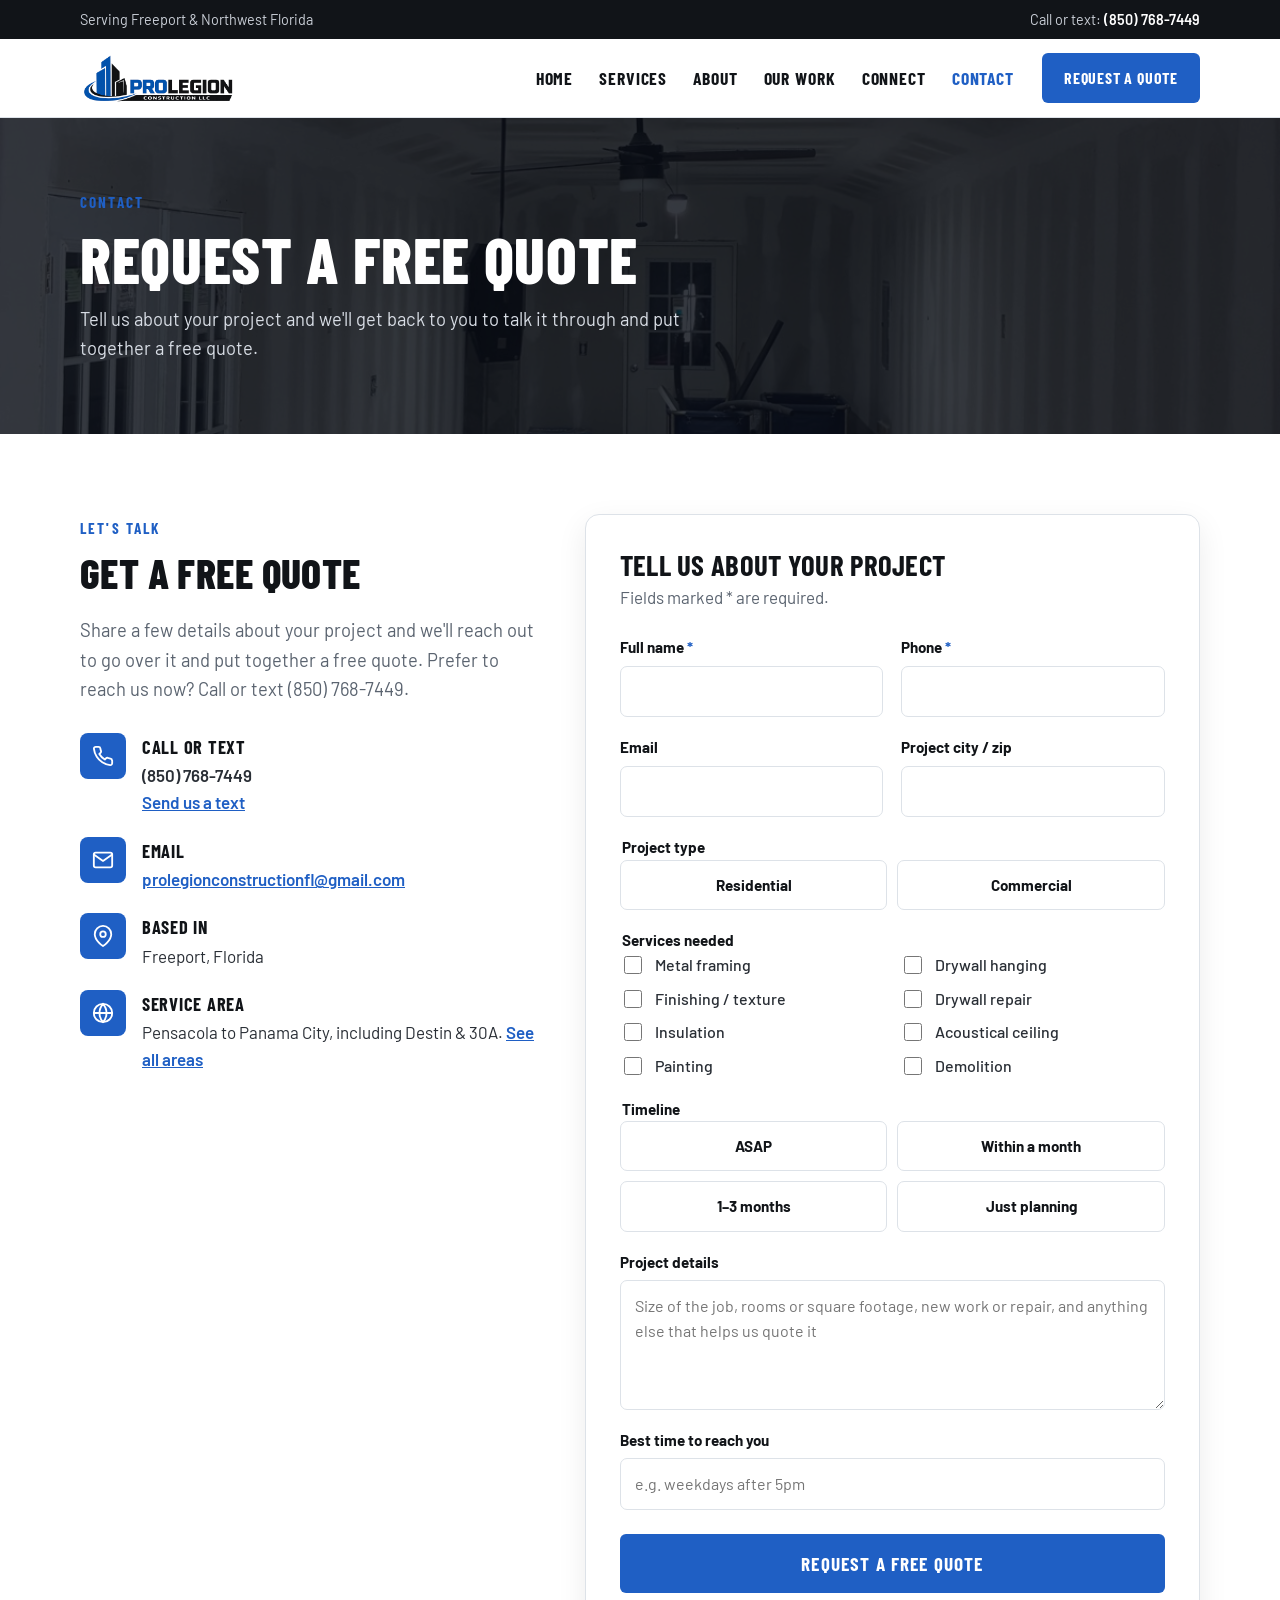
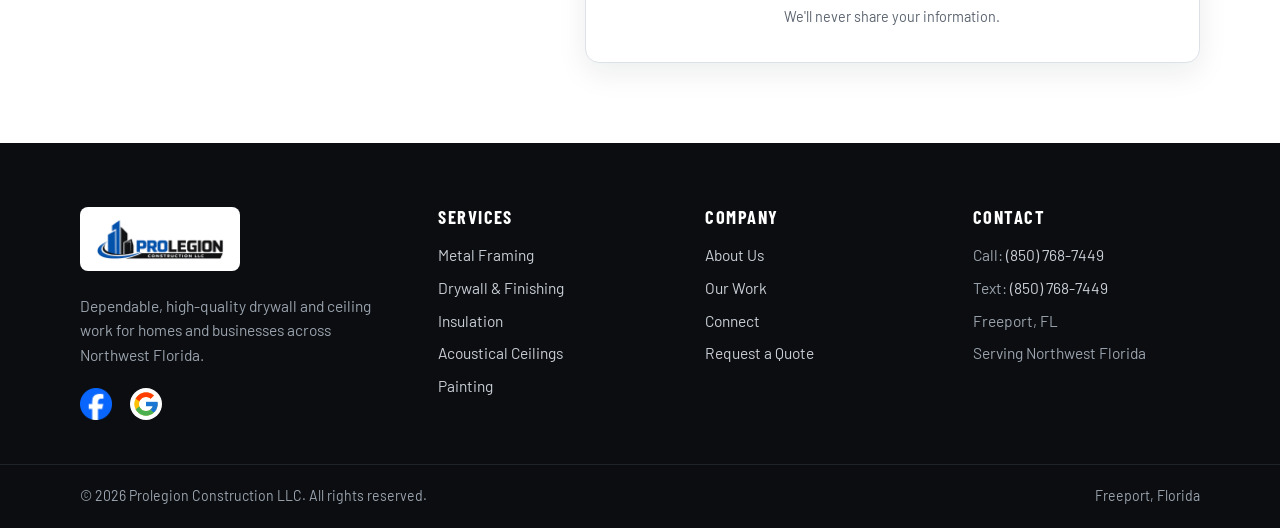
<file: contact.html>
<!doctype html>
<html lang="en">
  <head>
    <meta charset="UTF-8" />
    <meta name="viewport" content="width=device-width, initial-scale=1.0" />
    <title>Request a Free Quote | Prolegion Construction LLC</title>
    <meta
      name="description"
      content="Request a free quote from Prolegion Construction LLC for drywall, metal framing, ceilings and more in Freeport and Northwest Florida."
    />
    <link rel="icon" href="favicon.ico" sizes="48x48" />
    <link rel="icon" type="image/png" sizes="32x32" href="images/web/favicon-32.png" />
    <link rel="icon" type="image/png" sizes="192x192" href="images/web/favicon-192.png" />
    <link rel="apple-touch-icon" href="images/web/apple-touch-icon.png" />
    <link rel="canonical" href="https://prolegionconstruction.com/contact" />
    <link rel="preconnect" href="https://fonts.googleapis.com" />
    <link rel="preconnect" href="https://fonts.gstatic.com" crossorigin />
    <link
      href="https://fonts.googleapis.com/css2?family=Barlow+Condensed:wght@600;700;800&family=Barlow:wght@400;500;600;700&display=swap"
      rel="stylesheet"
    />
    <link rel="stylesheet" href="css/styles.css?v=133edebf" />
  </head>
  <body>
    <a class="skip-link" href="#main">Skip to content</a>

    <div class="topbar">
      <div class="container">
        <span class="hide-sm">Serving Freeport &amp; Northwest Florida</span>
        <span>Call or text: <a href="tel:+18507687449">(850) 768-7449</a></span>
      </div>
    </div>

    <header class="site-header">
      <div class="container">
        <a class="brand" href="/" aria-label="Prolegion Construction LLC home">
          <img src="images/web/logo.png" alt="Prolegion Construction LLC" width="1080" height="360" />
        </a>
        <button class="nav-toggle" aria-label="Open menu" aria-expanded="false" aria-controls="site-nav">
          <span></span><span></span><span></span>
        </button>
        <nav class="nav" id="site-nav" aria-label="Main">
          <ul>
            <li><a href="/">Home</a></li>
            <li><a href="/services">Services</a></li>
            <li><a href="/about">About</a></li>
            <li><a href="/gallery">Our Work</a></li>
            <li><a href="/connect">Connect</a></li>
            <li><a href="/contact" aria-current="page">Contact</a></li>
          </ul>
          <a class="btn btn-primary" href="/contact">Request a Quote</a>
        </nav>
      </div>
    </header>

    <main id="main">
      <section class="page-hero">
        <div class="container">
          <span class="eyebrow">Contact</span>
          <h1>Request a free quote</h1>
          <p>Tell us about your project and we'll get back to you to talk it through and put together a free quote.</p>
        </div>
      </section>

      <!-- Quote request -->
      <section class="section" id="request-quote">
        <div class="container call-wrap">
          <div>
            <span class="eyebrow">Let's Talk</span>
            <h2>Get a free quote</h2>
            <p class="lead">
              Share a few details about your project and we'll reach out to go over it and put together a free quote.
              Prefer to reach us now? Call or text (850) 768-7449.
            </p>
            <ul class="contact-list">
              <li>
                <span class="icon" aria-hidden="true">
                  <svg viewBox="0 0 24 24" fill="none" stroke="currentColor" stroke-width="2" stroke-linecap="round" stroke-linejoin="round"><path d="M22 16.9v3a2 2 0 0 1-2.2 2 19.8 19.8 0 0 1-8.6-3.1 19.5 19.5 0 0 1-6-6A19.8 19.8 0 0 1 2.1 4.2 2 2 0 0 1 4.1 2h3a2 2 0 0 1 2 1.7c.1.9.4 1.8.7 2.7a2 2 0 0 1-.5 2.1L8 9.8a16 16 0 0 0 6 6l1.3-1.3a2 2 0 0 1 2.1-.4c.9.3 1.8.6 2.7.7a2 2 0 0 1 1.7 2z" /></svg>
                </span>
                <div><strong>Call or Text</strong><a href="tel:+18507687449">(850) 768-7449</a><br /><a class="text-link" href="sms:+18507687449">Send us a text</a></div>
              </li>
              <li>
                <span class="icon" aria-hidden="true">
                  <svg viewBox="0 0 24 24" fill="none" stroke="currentColor" stroke-width="2" stroke-linecap="round" stroke-linejoin="round"><rect x="2" y="4" width="20" height="16" rx="2" /><path d="M22 6l-10 7L2 6" /></svg>
                </span>
                <div><strong>Email</strong><a class="text-link" href="mailto:prolegionconstructionfl@gmail.com">prolegionconstructionfl<wbr />@gmail.com</a></div>
              </li>
              <li>
                <span class="icon" aria-hidden="true">
                  <svg viewBox="0 0 24 24" fill="none" stroke="currentColor" stroke-width="2" stroke-linecap="round" stroke-linejoin="round"><path d="M21 10c0 7-9 13-9 13S3 17 3 10a9 9 0 0 1 18 0z" /><circle cx="12" cy="10" r="3" /></svg>
                </span>
                <div><strong>Based In</strong>Freeport, Florida</div>
              </li>
              <li>
                <span class="icon" aria-hidden="true">
                  <svg viewBox="0 0 24 24" fill="none" stroke="currentColor" stroke-width="2" stroke-linecap="round" stroke-linejoin="round"><circle cx="12" cy="12" r="10" /><path d="M2 12h20M12 2a15 15 0 0 1 0 20M12 2a15 15 0 0 0 0 20" /></svg>
                </span>
                <div><strong>Service Area</strong>Pensacola to Panama City, including Destin &amp; 30A. <a class="text-link" href="/about#service-area">See all areas</a></div>
              </li>
            </ul>
          </div>

          <!-- QUOTE REQUEST FORM: submissions are emailed by Web3Forms to the address tied to the access key -->
          <form class="call-form" action="https://api.web3forms.com/submit" method="POST">
            <h3>Tell us about your project</h3>
            <p class="form-intro">Fields marked <span class="req">*</span> are required.</p>

            <input type="hidden" name="access_key" value="9a3113c7-2c6d-411f-a19e-8dd313ae6b73" />
            <input type="hidden" name="subject" value="New quote request from prolegion website" />
            <input type="hidden" name="from_name" value="Prolegion Construction Website" />
            <input type="checkbox" name="botcheck" class="hp-field" tabindex="-1" autocomplete="off" aria-hidden="true" />

            <div class="form-grid">
              <div class="field">
                <label for="name-contact">Full name <span class="req">*</span></label>
                <input id="name-contact" name="name" type="text" autocomplete="name" required />
              </div>
              <div class="field">
                <label for="phone-contact">Phone <span class="req">*</span></label>
                <input id="phone-contact" name="phone" type="tel" autocomplete="tel" required />
              </div>

              <div class="field">
                <label for="email-contact">Email</label>
                <input id="email-contact" name="email" type="email" autocomplete="email" />
              </div>
              <div class="field">
                <label for="city-contact">Project city / zip</label>
                <input id="city-contact" name="Project location" type="text" autocomplete="postal-code" />
              </div>

              <fieldset class="field full">
                <legend>Project type</legend>
                <div class="choice-row">
                  <label class="choice"><input type="radio" name="Project type" value="Residential" /><span>Residential</span></label>
                  <label class="choice"><input type="radio" name="Project type" value="Commercial" /><span>Commercial</span></label>
                </div>
              </fieldset>

              <fieldset class="field full">
                <legend>Services needed</legend>
                <div class="check-grid">
                  <label><input type="checkbox" name="Services" value="Metal framing" /> Metal framing</label>
                  <label><input type="checkbox" name="Services" value="Drywall hanging" /> Drywall hanging</label>
                  <label><input type="checkbox" name="Services" value="Drywall finishing / texture" /> Finishing / texture</label>
                  <label><input type="checkbox" name="Services" value="Drywall repair" /> Drywall repair</label>
                  <label><input type="checkbox" name="Services" value="Insulation" /> Insulation</label>
                  <label><input type="checkbox" name="Services" value="Acoustical ceiling" /> Acoustical ceiling</label>
                  <label><input type="checkbox" name="Services" value="Painting" /> Painting</label>
                  <label><input type="checkbox" name="Services" value="Demolition" /> Demolition</label>
                </div>
              </fieldset>

              <fieldset class="field full">
                <legend>Timeline</legend>
                <div class="choice-row">
                  <label class="choice"><input type="radio" name="Timeline" value="As soon as possible" /><span>ASAP</span></label>
                  <label class="choice"><input type="radio" name="Timeline" value="Within a month" /><span>Within a month</span></label>
                  <label class="choice"><input type="radio" name="Timeline" value="1–3 months" /><span>1–3 months</span></label>
                  <label class="choice"><input type="radio" name="Timeline" value="Just planning" /><span>Just planning</span></label>
                </div>
              </fieldset>

              <div class="field full">
                <label for="details-contact">Project details</label>
                <textarea id="details-contact" name="Project details" placeholder="Size of the job, rooms or square footage, new work or repair, and anything else that helps us quote it"></textarea>
              </div>

              <div class="field full">
                <label for="besttime-contact">Best time to reach you</label>
                <input id="besttime-contact" name="Best time to reach you" type="text" placeholder="e.g. weekdays after 5pm" />
              </div>
            </div>

            <div class="form-actions">
              <button class="btn btn-primary" type="submit">Request a Free Quote</button>
              <p class="form-note">We'll never share your information.</p>
            </div>
            <div class="form-status" role="status" aria-live="polite" hidden></div>
          </form>
        </div>
      </section>
    </main>

    <footer class="site-footer">
      <div class="container footer-grid">
        <div>
          <a class="footer-logo" href="/"><img src="images/web/logo.png" alt="Prolegion Construction LLC" width="1080" height="360" loading="lazy" /></a>
          <p>Dependable, high-quality drywall and ceiling work for homes and businesses across Northwest Florida.</p>
          <ul class="social-links">
            <li>
              <a href="https://www.facebook.com/profile.php?id=61592384796416" target="_blank" rel="noopener" class="social-plain" aria-label="Prolegion Construction on Facebook">
                <img src="images/socials/Facebook_Logo_Primary.png" alt="" width="32" height="32" />
              </a>
            </li>
            <li>
              <a href="https://www.google.com/searchviewer/10?svid=CAwSHRIbCgNwdnESFENnMHZaeTh4TVhwa1luYzFPSGcxGAo" target="_blank" rel="noopener" aria-label="Prolegion Construction reviews on Google">
                <img src="images/socials/icons8-google-48.png" alt="" width="28" height="28" />
              </a>
            </li>
          </ul>
        </div>
        <div>
          <h4>Services</h4>
          <ul>
            <li><a href="/services#framing">Metal Framing</a></li>
            <li><a href="/services#drywall">Drywall &amp; Finishing</a></li>
            <li><a href="/services#insulation">Insulation</a></li>
            <li><a href="/services#ceilings">Acoustical Ceilings</a></li>
            <li><a href="/services#painting">Painting</a></li>
          </ul>
        </div>
        <div>
          <h4>Company</h4>
          <ul>
            <li><a href="/about">About Us</a></li>
            <li><a href="/gallery">Our Work</a></li>
            <li><a href="/connect">Connect</a></li>
            <li><a href="/contact">Request a Quote</a></li>
          </ul>
        </div>
        <div>
          <h4>Contact</h4>
          <ul>
            <li>Call: <a href="tel:+18507687449">(850) 768-7449</a></li>
            <li>Text: <a href="sms:+18507687449">(850) 768-7449</a></li>
            <li>Freeport, FL</li>
            <li>Serving Northwest Florida</li>
          </ul>
        </div>
      </div>
      <div class="footer-bottom">
        <div class="container">
          <span>&copy; <span data-year>2026</span> Prolegion Construction LLC. All rights reserved.</span>
          <span>Freeport, Florida</span>
        </div>
      </div>
    </footer>

    <div class="mobile-cta">
      <a href="tel:+18507687449">Call</a>
      <a href="sms:+18507687449">Text</a>
      <a href="/contact">Request a Quote</a>
    </div>

    <script src="js/script.js?v=0d821515"></script>
  </body>
</html>
</file>
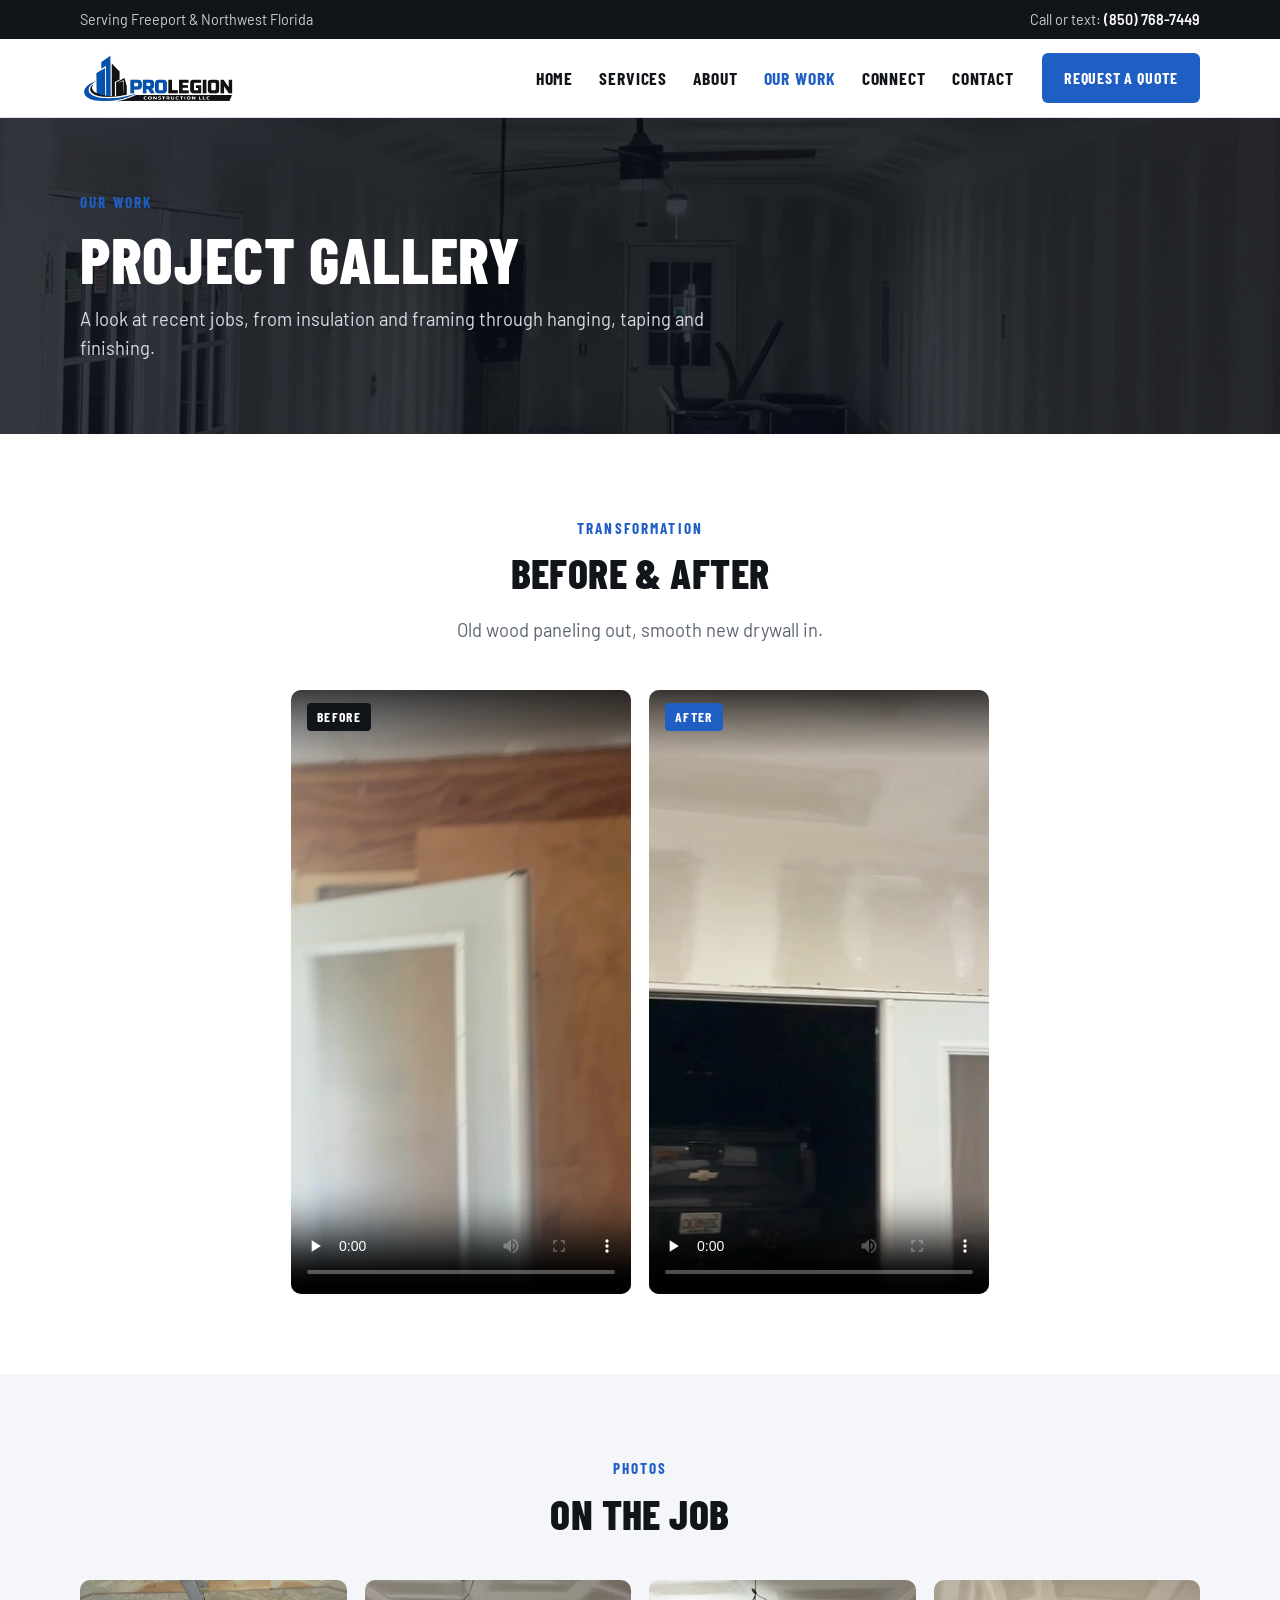
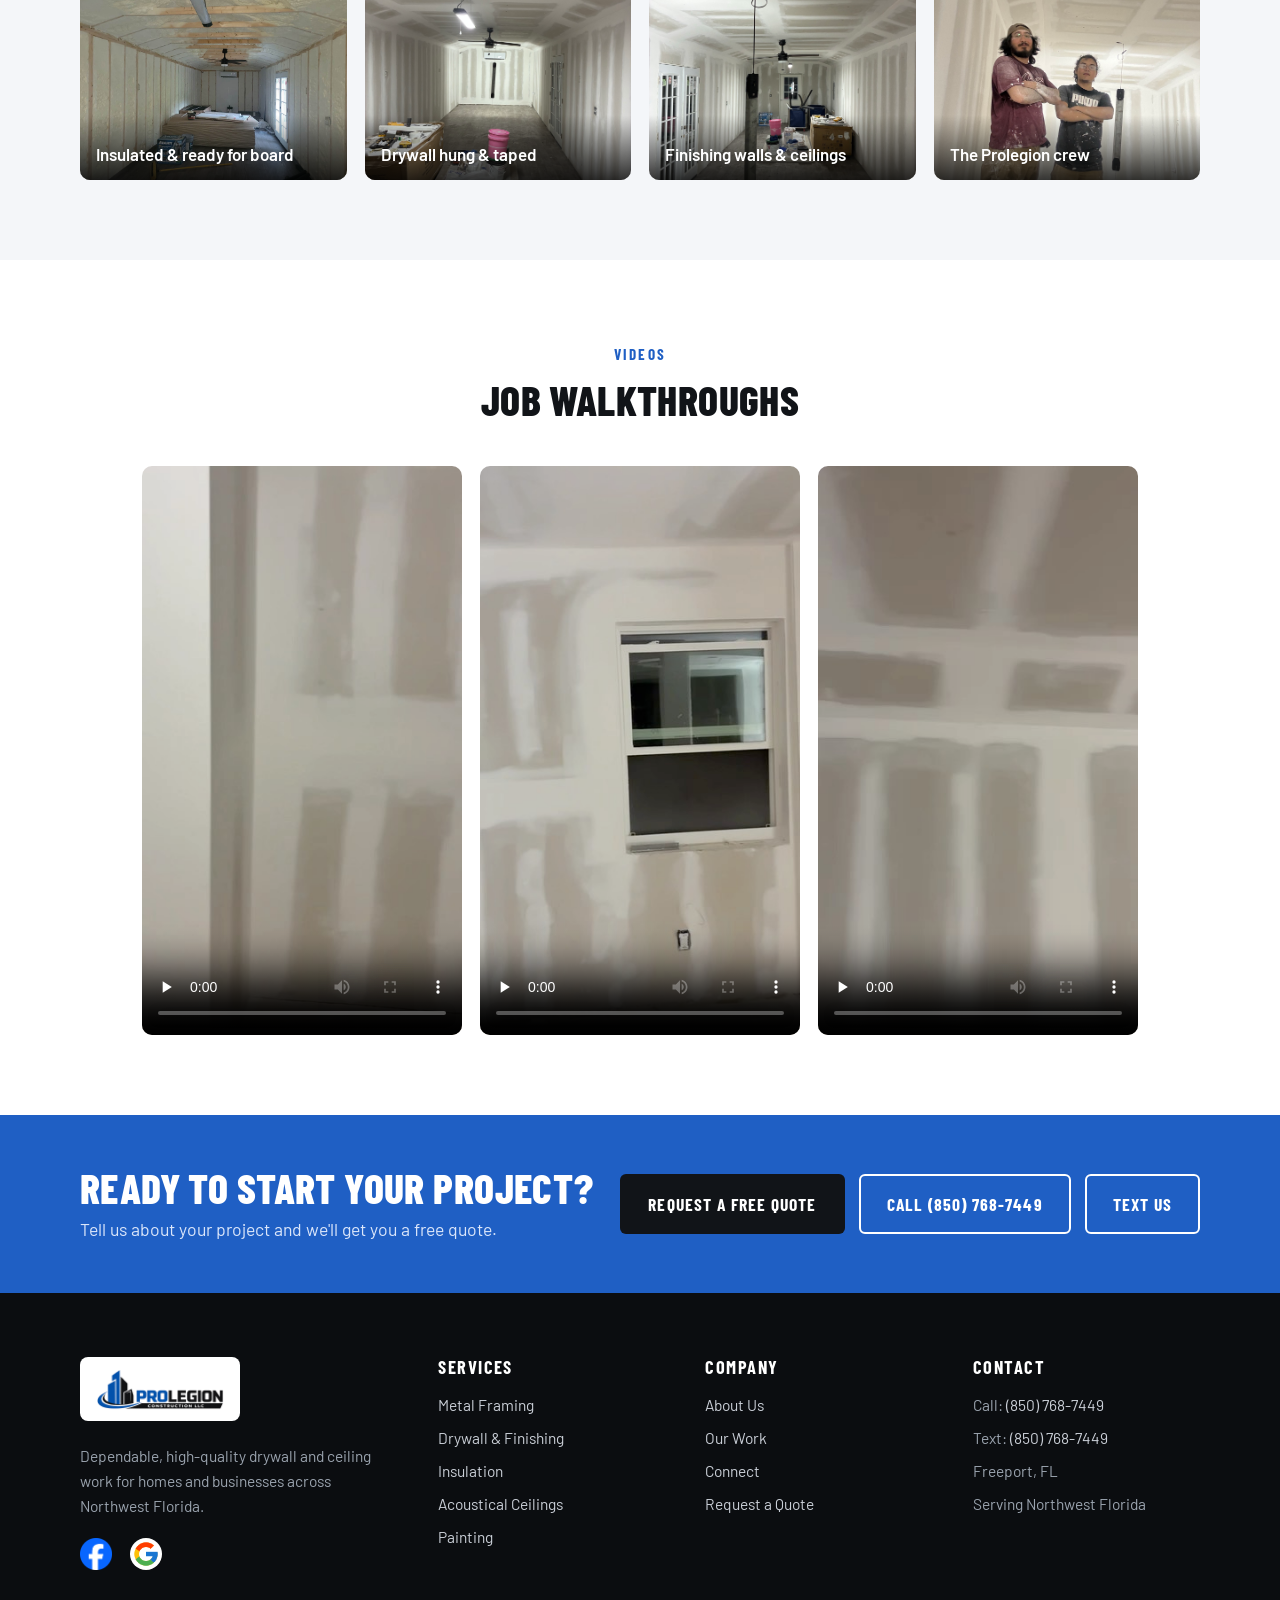
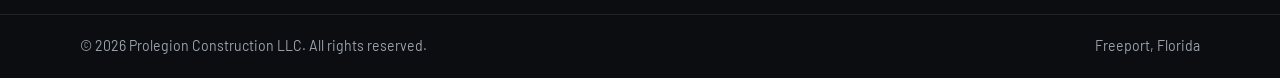
<file: gallery.html>
<!doctype html>
<html lang="en">
  <head>
    <meta charset="UTF-8" />
    <meta name="viewport" content="width=device-width, initial-scale=1.0" />
    <title>Our Work | Prolegion Construction LLC</title>
    <meta
      name="description"
      content="Photos and videos of drywall, finishing and insulation projects by Prolegion Construction LLC in Northwest Florida."
    />
    <link rel="icon" href="favicon.ico" sizes="48x48" />
    <link rel="icon" type="image/png" sizes="32x32" href="images/web/favicon-32.png" />
    <link rel="icon" type="image/png" sizes="192x192" href="images/web/favicon-192.png" />
    <link rel="apple-touch-icon" href="images/web/apple-touch-icon.png" />
    <link rel="canonical" href="https://prolegionconstruction.com/gallery" />
    <link rel="preconnect" href="https://fonts.googleapis.com" />
    <link rel="preconnect" href="https://fonts.gstatic.com" crossorigin />
    <link
      href="https://fonts.googleapis.com/css2?family=Barlow+Condensed:wght@600;700;800&family=Barlow:wght@400;500;600;700&display=swap"
      rel="stylesheet"
    />
    <link rel="stylesheet" href="css/styles.css?v=133edebf" />
  </head>
  <body>
    <a class="skip-link" href="#main">Skip to content</a>

    <div class="topbar">
      <div class="container">
        <span class="hide-sm">Serving Freeport &amp; Northwest Florida</span>
        <span>Call or text: <a href="tel:+18507687449">(850) 768-7449</a></span>
      </div>
    </div>

    <header class="site-header">
      <div class="container">
        <a class="brand" href="/" aria-label="Prolegion Construction LLC home">
          <img src="images/web/logo.png" alt="Prolegion Construction LLC" width="1080" height="360" />
        </a>
        <button class="nav-toggle" aria-label="Open menu" aria-expanded="false" aria-controls="site-nav">
          <span></span><span></span><span></span>
        </button>
        <nav class="nav" id="site-nav" aria-label="Main">
          <ul>
            <li><a href="/">Home</a></li>
            <li><a href="/services">Services</a></li>
            <li><a href="/about">About</a></li>
            <li><a href="/gallery" aria-current="page">Our Work</a></li>
            <li><a href="/connect">Connect</a></li>
            <li><a href="/contact">Contact</a></li>
          </ul>
          <a class="btn btn-primary" href="/contact">Request a Quote</a>
        </nav>
      </div>
    </header>

    <main id="main">
      <section class="page-hero">
        <div class="container">
          <span class="eyebrow">Our Work</span>
          <h1>Project Gallery</h1>
          <p>A look at recent jobs, from insulation and framing through hanging, taping and finishing.</p>
        </div>
      </section>

      <section class="section">
        <div class="container">
          <div class="section-head center">
            <span class="eyebrow">Transformation</span>
            <h2>Before &amp; After</h2>
            <p class="lead">Old wood paneling out, smooth new drywall in.</p>
          </div>
          <div class="before-after">
            <figure class="video-card">
              <video controls playsinline preload="none" poster="images/web/before-poster.jpg">
                <source src="images/web/before.mp4" type="video/mp4" />
              </video>
              <figcaption><span class="tag tag-dark">Before</span></figcaption>
            </figure>
            <figure class="video-card">
              <video controls playsinline preload="none" poster="images/web/after-poster.jpg">
                <source src="images/web/after.mp4" type="video/mp4" />
              </video>
              <figcaption><span class="tag">After</span></figcaption>
            </figure>
          </div>
        </div>
      </section>

      <section class="section section-alt">
        <div class="container">
          <div class="section-head center">
            <span class="eyebrow">Photos</span>
            <h2>On the Job</h2>
          </div>
          <div class="gallery-grid">
            <figure>
              <img src="images/web/project-4.jpg" alt="Insulated interior with framing ready for drywall" loading="lazy" width="1600" height="1200" />
              <figcaption>Insulated &amp; ready for board</figcaption>
            </figure>
            <figure>
              <img src="images/web/project-3.jpg" alt="Drywall hung and taped throughout a long interior space" loading="lazy" width="1200" height="1600" />
              <figcaption>Drywall hung &amp; taped</figcaption>
            </figure>
            <figure>
              <img src="images/web/project-2.jpg" alt="Drywall finishing on walls and ceiling" loading="lazy" width="1200" height="1600" />
              <figcaption>Finishing walls &amp; ceilings</figcaption>
            </figure>
            <figure>
              <img src="images/web/crew.jpg" alt="The Prolegion Construction crew in a finished space" loading="lazy" width="1200" height="1600" />
              <figcaption>The Prolegion crew</figcaption>
            </figure>
          </div>
        </div>
      </section>

      <section class="section">
        <div class="container">
          <div class="section-head center">
            <span class="eyebrow">Videos</span>
            <h2>Job Walkthroughs</h2>
          </div>
          <div class="video-grid">
            <figure class="video-card">
              <video controls playsinline preload="none" poster="images/web/1-poster.jpg">
                <source src="images/web/1.mp4" type="video/mp4" />
              </video>
            </figure>
            <figure class="video-card">
              <video controls playsinline preload="none" poster="images/web/2-poster.jpg">
                <source src="images/web/2.mp4" type="video/mp4" />
              </video>
            </figure>
            <figure class="video-card">
              <video controls playsinline preload="none" poster="images/web/3-poster.jpg">
                <source src="images/web/3.mp4" type="video/mp4" />
              </video>
            </figure>
          </div>
        </div>
      </section>

      <section class="cta-band">
        <div class="container">
          <div>
            <h2>Ready to start your project?</h2>
            <p>Tell us about your project and we'll get you a free quote.</p>
          </div>
          <div class="btn-row">
            <a class="btn btn-dark" href="/contact">Request a Free Quote</a>
            <a class="btn btn-outline" href="tel:+18507687449">Call (850) 768-7449</a>
            <a class="btn btn-outline" href="sms:+18507687449">Text Us</a>
          </div>
        </div>
      </section>
    </main>

    <footer class="site-footer">
      <div class="container footer-grid">
        <div>
          <a class="footer-logo" href="/"><img src="images/web/logo.png" alt="Prolegion Construction LLC" width="1080" height="360" loading="lazy" /></a>
          <p>Dependable, high-quality drywall and ceiling work for homes and businesses across Northwest Florida.</p>
          <ul class="social-links">
            <li>
              <a href="https://www.facebook.com/profile.php?id=61592384796416" target="_blank" rel="noopener" class="social-plain" aria-label="Prolegion Construction on Facebook">
                <img src="images/socials/Facebook_Logo_Primary.png" alt="" width="32" height="32" />
              </a>
            </li>
            <li>
              <a href="https://www.google.com/searchviewer/10?svid=CAwSHRIbCgNwdnESFENnMHZaeTh4TVhwa1luYzFPSGcxGAo" target="_blank" rel="noopener" aria-label="Prolegion Construction reviews on Google">
                <img src="images/socials/icons8-google-48.png" alt="" width="28" height="28" />
              </a>
            </li>
          </ul>
        </div>
        <div>
          <h4>Services</h4>
          <ul>
            <li><a href="/services#framing">Metal Framing</a></li>
            <li><a href="/services#drywall">Drywall &amp; Finishing</a></li>
            <li><a href="/services#insulation">Insulation</a></li>
            <li><a href="/services#ceilings">Acoustical Ceilings</a></li>
            <li><a href="/services#painting">Painting</a></li>
          </ul>
        </div>
        <div>
          <h4>Company</h4>
          <ul>
            <li><a href="/about">About Us</a></li>
            <li><a href="/gallery">Our Work</a></li>
            <li><a href="/connect">Connect</a></li>
            <li><a href="/contact">Request a Quote</a></li>
          </ul>
        </div>
        <div>
          <h4>Contact</h4>
          <ul>
            <li>Call: <a href="tel:+18507687449">(850) 768-7449</a></li>
            <li>Text: <a href="sms:+18507687449">(850) 768-7449</a></li>
            <li>Freeport, FL</li>
            <li>Serving Northwest Florida</li>
          </ul>
        </div>
      </div>
      <div class="footer-bottom">
        <div class="container">
          <span>&copy; <span data-year>2026</span> Prolegion Construction LLC. All rights reserved.</span>
          <span>Freeport, Florida</span>
        </div>
      </div>
    </footer>

    <div class="mobile-cta">
      <a href="tel:+18507687449">Call</a>
      <a href="sms:+18507687449">Text</a>
      <a href="/contact">Request a Quote</a>
    </div>

    <script src="js/script.js?v=0d821515"></script>
  </body>
</html>
</file>
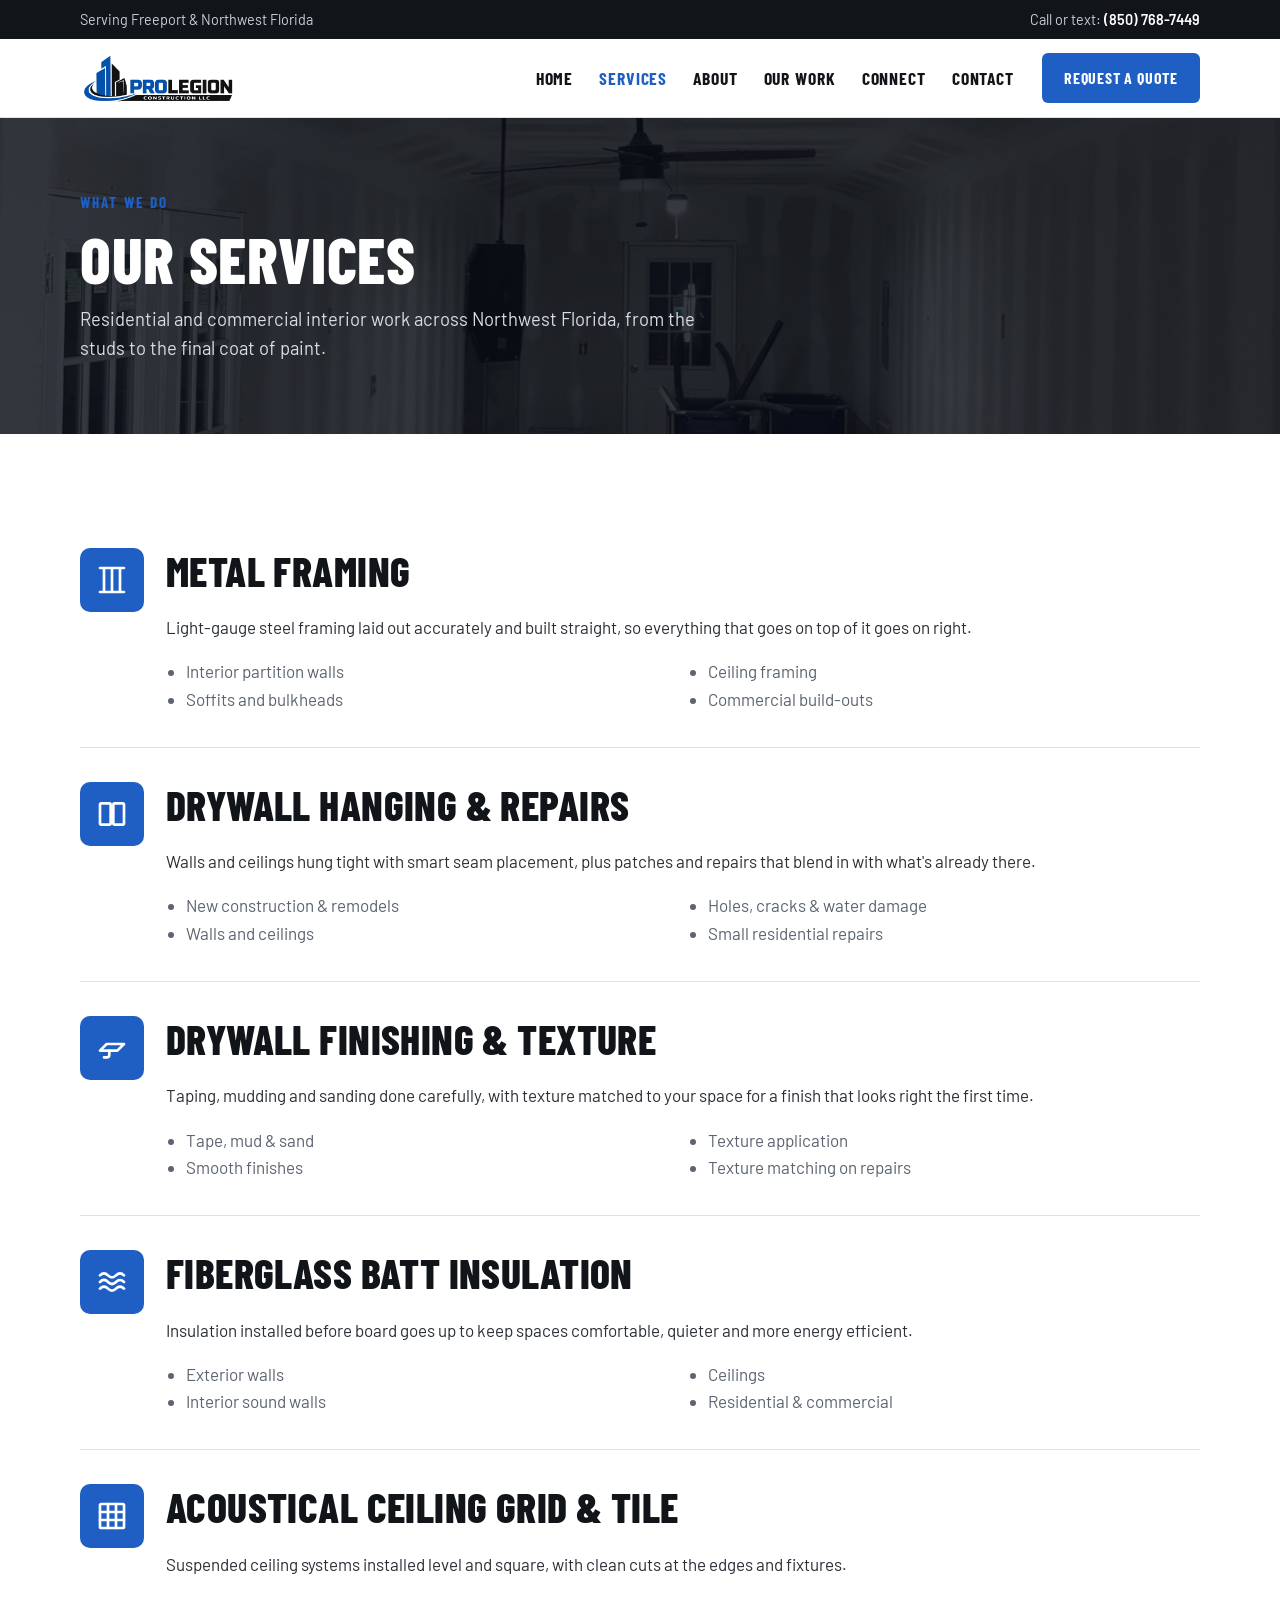
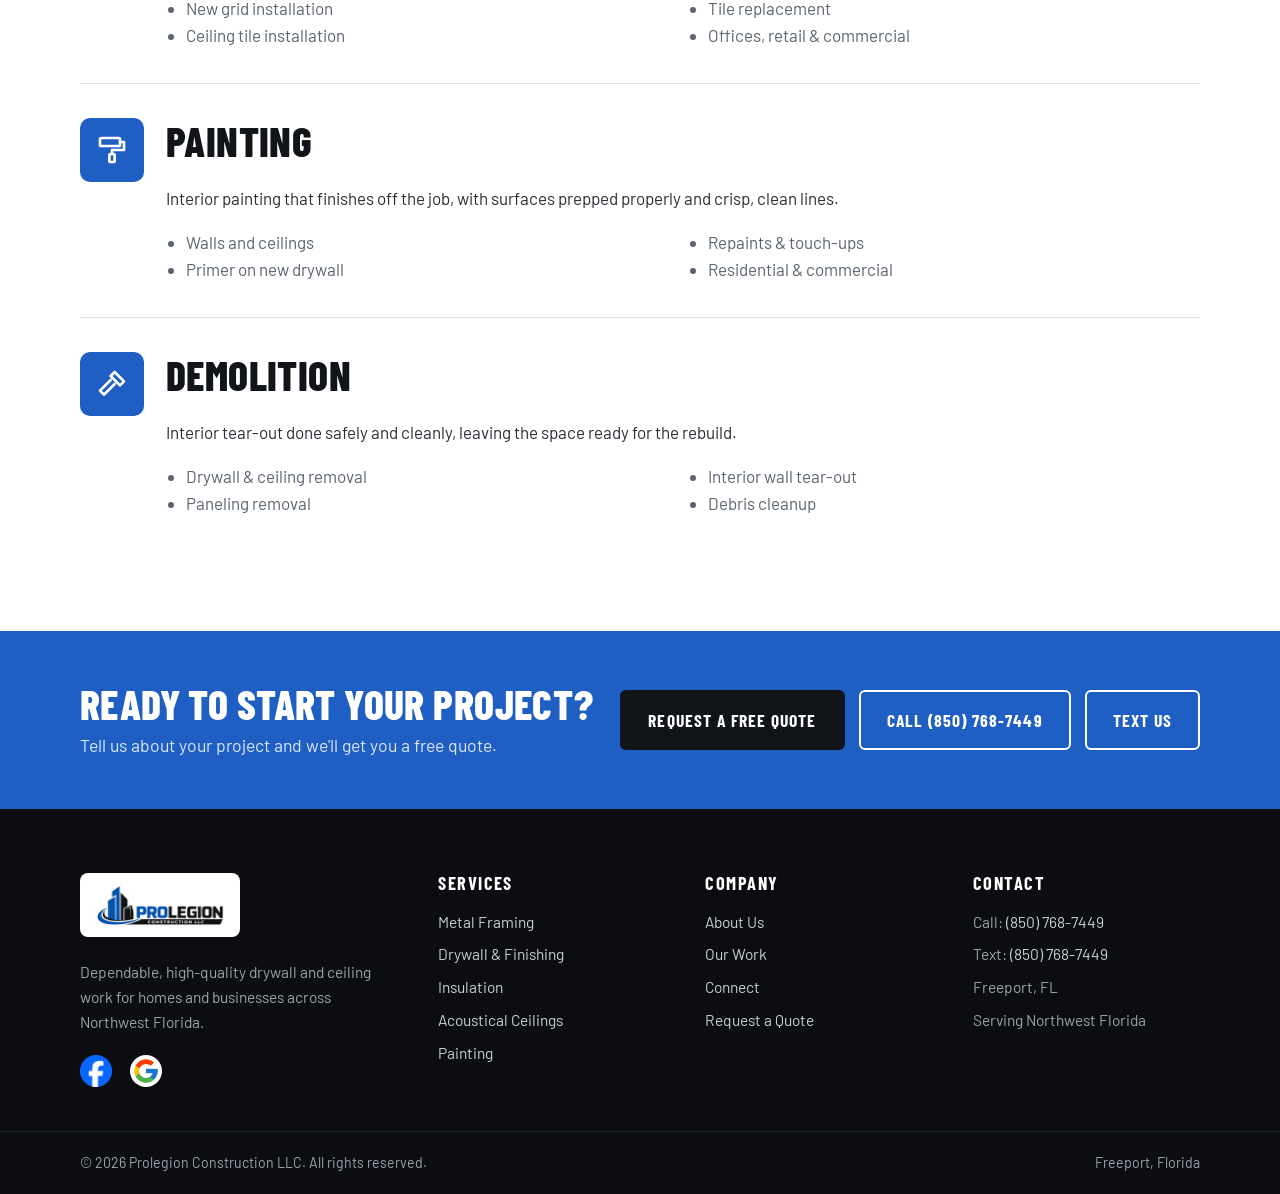
<file: services.html>
<!doctype html>
<html lang="en">
  <head>
    <meta charset="UTF-8" />
    <meta name="viewport" content="width=device-width, initial-scale=1.0" />
    <title>Services | Prolegion Construction LLC</title>
    <meta
      name="description"
      content="Metal framing, drywall hanging and finishing, texture, insulation, acoustical ceilings, painting and demolition in Northwest Florida."
    />
    <link rel="icon" href="favicon.ico" sizes="48x48" />
    <link rel="icon" type="image/png" sizes="32x32" href="images/web/favicon-32.png" />
    <link rel="icon" type="image/png" sizes="192x192" href="images/web/favicon-192.png" />
    <link rel="apple-touch-icon" href="images/web/apple-touch-icon.png" />
    <link rel="canonical" href="https://prolegionconstruction.com/services" />
    <link rel="preconnect" href="https://fonts.googleapis.com" />
    <link rel="preconnect" href="https://fonts.gstatic.com" crossorigin />
    <link
      href="https://fonts.googleapis.com/css2?family=Barlow+Condensed:wght@600;700;800&family=Barlow:wght@400;500;600;700&display=swap"
      rel="stylesheet"
    />
    <link rel="stylesheet" href="css/styles.css?v=133edebf" />
  </head>
  <body>
    <a class="skip-link" href="#main">Skip to content</a>

    <div class="topbar">
      <div class="container">
        <span class="hide-sm">Serving Freeport &amp; Northwest Florida</span>
        <span>Call or text: <a href="tel:+18507687449">(850) 768-7449</a></span>
      </div>
    </div>

    <header class="site-header">
      <div class="container">
        <a class="brand" href="/" aria-label="Prolegion Construction LLC home">
          <img src="images/web/logo.png" alt="Prolegion Construction LLC" width="1080" height="360" />
        </a>
        <button class="nav-toggle" aria-label="Open menu" aria-expanded="false" aria-controls="site-nav">
          <span></span><span></span><span></span>
        </button>
        <nav class="nav" id="site-nav" aria-label="Main">
          <ul>
            <li><a href="/">Home</a></li>
            <li><a href="/services" aria-current="page">Services</a></li>
            <li><a href="/about">About</a></li>
            <li><a href="/gallery">Our Work</a></li>
            <li><a href="/connect">Connect</a></li>
            <li><a href="/contact">Contact</a></li>
          </ul>
          <a class="btn btn-primary" href="/contact">Request a Quote</a>
        </nav>
      </div>
    </header>

    <main id="main">
      <section class="page-hero">
        <div class="container">
          <span class="eyebrow">What We Do</span>
          <h1>Our Services</h1>
          <p>Residential and commercial interior work across Northwest Florida, from the studs to the final coat of paint.</p>
        </div>
      </section>

      <section class="section">
        <div class="container">
          <article class="service-detail" id="framing">
            <div class="icon" aria-hidden="true">
              <svg viewBox="0 0 24 24" fill="none" stroke="currentColor" stroke-width="2" stroke-linecap="round" stroke-linejoin="round"><path d="M3 3h18M3 21h18M6 3v18M12 3v18M18 3v18" /></svg>
            </div>
            <div>
              <h2>Metal Framing</h2>
              <p>Light-gauge steel framing laid out accurately and built straight, so everything that goes on top of it goes on right.</p>
              <ul>
                <li>Interior partition walls</li>
                <li>Soffits and bulkheads</li>
                <li>Ceiling framing</li>
                <li>Commercial build-outs</li>
              </ul>
            </div>
          </article>

          <article class="service-detail" id="drywall">
            <div class="icon" aria-hidden="true">
              <svg viewBox="0 0 24 24" fill="none" stroke="currentColor" stroke-width="2" stroke-linecap="round" stroke-linejoin="round"><rect x="3" y="4" width="8" height="16" rx="1" /><rect x="13" y="4" width="8" height="16" rx="1" /></svg>
            </div>
            <div>
              <h2>Drywall Hanging &amp; Repairs</h2>
              <p>Walls and ceilings hung tight with smart seam placement, plus patches and repairs that blend in with what's already there.</p>
              <ul>
                <li>New construction &amp; remodels</li>
                <li>Walls and ceilings</li>
                <li>Holes, cracks &amp; water damage</li>
                <li>Small residential repairs</li>
              </ul>
            </div>
          </article>

          <article class="service-detail" id="finishing">
            <div class="icon" aria-hidden="true">
              <svg viewBox="0 0 24 24" fill="none" stroke="currentColor" stroke-width="2" stroke-linecap="round" stroke-linejoin="round"><path d="M3 14h13l5-5H8l-5 5z" /><path d="M10 14v3a2 2 0 0 1-2 2H6" /></svg>
            </div>
            <div>
              <h2>Drywall Finishing &amp; Texture</h2>
              <p>Taping, mudding and sanding done carefully, with texture matched to your space for a finish that looks right the first time.</p>
              <ul>
                <li>Tape, mud &amp; sand</li>
                <li>Smooth finishes</li>
                <li>Texture application</li>
                <li>Texture matching on repairs</li>
              </ul>
            </div>
          </article>

          <article class="service-detail" id="insulation">
            <div class="icon" aria-hidden="true">
              <svg viewBox="0 0 24 24" fill="none" stroke="currentColor" stroke-width="2" stroke-linecap="round" stroke-linejoin="round"><path d="M3 7c2-2 4-2 6 0s4 2 6 0 4-2 6 0M3 12c2-2 4-2 6 0s4 2 6 0 4-2 6 0M3 17c2-2 4-2 6 0s4 2 6 0 4-2 6 0" /></svg>
            </div>
            <div>
              <h2>Fiberglass Batt Insulation</h2>
              <p>Insulation installed before board goes up to keep spaces comfortable, quieter and more energy efficient.</p>
              <ul>
                <li>Exterior walls</li>
                <li>Interior sound walls</li>
                <li>Ceilings</li>
                <li>Residential &amp; commercial</li>
              </ul>
            </div>
          </article>

          <article class="service-detail" id="ceilings">
            <div class="icon" aria-hidden="true">
              <svg viewBox="0 0 24 24" fill="none" stroke="currentColor" stroke-width="2" stroke-linecap="round" stroke-linejoin="round"><rect x="3" y="3" width="18" height="18" rx="1" /><path d="M3 9h18M3 15h18M9 3v18M15 3v18" /></svg>
            </div>
            <div>
              <h2>Acoustical Ceiling Grid &amp; Tile</h2>
              <p>Suspended ceiling systems installed level and square, with clean cuts at the edges and fixtures.</p>
              <ul>
                <li>New grid installation</li>
                <li>Ceiling tile installation</li>
                <li>Tile replacement</li>
                <li>Offices, retail &amp; commercial</li>
              </ul>
            </div>
          </article>

          <article class="service-detail" id="painting">
            <div class="icon" aria-hidden="true">
              <svg viewBox="0 0 24 24" fill="none" stroke="currentColor" stroke-width="2" stroke-linecap="round" stroke-linejoin="round"><rect x="3" y="3" width="15" height="6" rx="1" /><path d="M18 6h3v6h-9v3" /><rect x="10" y="15" width="4" height="6" rx="1" /></svg>
            </div>
            <div>
              <h2>Painting</h2>
              <p>Interior painting that finishes off the job, with surfaces prepped properly and crisp, clean lines.</p>
              <ul>
                <li>Walls and ceilings</li>
                <li>Primer on new drywall</li>
                <li>Repaints &amp; touch-ups</li>
                <li>Residential &amp; commercial</li>
              </ul>
            </div>
          </article>

          <article class="service-detail" id="demo">
            <div class="icon" aria-hidden="true">
              <svg viewBox="0 0 24 24" fill="none" stroke="currentColor" stroke-width="2" stroke-linecap="round" stroke-linejoin="round"><path d="M14 3l7 7-3 3-7-7 3-3z" /><path d="M11 9l-8 8 3 3 8-8" /></svg>
            </div>
            <div>
              <h2>Demolition</h2>
              <p>Interior tear-out done safely and cleanly, leaving the space ready for the rebuild.</p>
              <ul>
                <li>Drywall &amp; ceiling removal</li>
                <li>Paneling removal</li>
                <li>Interior wall tear-out</li>
                <li>Debris cleanup</li>
              </ul>
            </div>
          </article>
        </div>
      </section>

      <section class="cta-band">
        <div class="container">
          <div>
            <h2>Ready to start your project?</h2>
            <p>Tell us about your project and we'll get you a free quote.</p>
          </div>
          <div class="btn-row">
            <a class="btn btn-dark" href="/contact">Request a Free Quote</a>
            <a class="btn btn-outline" href="tel:+18507687449">Call (850) 768-7449</a>
            <a class="btn btn-outline" href="sms:+18507687449">Text Us</a>
          </div>
        </div>
      </section>
    </main>

    <footer class="site-footer">
      <div class="container footer-grid">
        <div>
          <a class="footer-logo" href="/"><img src="images/web/logo.png" alt="Prolegion Construction LLC" width="1080" height="360" loading="lazy" /></a>
          <p>Dependable, high-quality drywall and ceiling work for homes and businesses across Northwest Florida.</p>
          <ul class="social-links">
            <li>
              <a href="https://www.facebook.com/profile.php?id=61592384796416" target="_blank" rel="noopener" class="social-plain" aria-label="Prolegion Construction on Facebook">
                <img src="images/socials/Facebook_Logo_Primary.png" alt="" width="32" height="32" />
              </a>
            </li>
            <li>
              <a href="https://www.google.com/searchviewer/10?svid=CAwSHRIbCgNwdnESFENnMHZaeTh4TVhwa1luYzFPSGcxGAo" target="_blank" rel="noopener" aria-label="Prolegion Construction reviews on Google">
                <img src="images/socials/icons8-google-48.png" alt="" width="28" height="28" />
              </a>
            </li>
          </ul>
        </div>
        <div>
          <h4>Services</h4>
          <ul>
            <li><a href="/services#framing">Metal Framing</a></li>
            <li><a href="/services#drywall">Drywall &amp; Finishing</a></li>
            <li><a href="/services#insulation">Insulation</a></li>
            <li><a href="/services#ceilings">Acoustical Ceilings</a></li>
            <li><a href="/services#painting">Painting</a></li>
          </ul>
        </div>
        <div>
          <h4>Company</h4>
          <ul>
            <li><a href="/about">About Us</a></li>
            <li><a href="/gallery">Our Work</a></li>
            <li><a href="/connect">Connect</a></li>
            <li><a href="/contact">Request a Quote</a></li>
          </ul>
        </div>
        <div>
          <h4>Contact</h4>
          <ul>
            <li>Call: <a href="tel:+18507687449">(850) 768-7449</a></li>
            <li>Text: <a href="sms:+18507687449">(850) 768-7449</a></li>
            <li>Freeport, FL</li>
            <li>Serving Northwest Florida</li>
          </ul>
        </div>
      </div>
      <div class="footer-bottom">
        <div class="container">
          <span>&copy; <span data-year>2026</span> Prolegion Construction LLC. All rights reserved.</span>
          <span>Freeport, Florida</span>
        </div>
      </div>
    </footer>

    <div class="mobile-cta">
      <a href="tel:+18507687449">Call</a>
      <a href="sms:+18507687449">Text</a>
      <a href="/contact">Request a Quote</a>
    </div>

    <script src="js/script.js?v=0d821515"></script>
  </body>
</html>
</file>
<file: css/styles.css>
/* ==========================================================
   Prolegion Construction LLC — site styles
   Brand colors come from the logo: royal blue + black on white.
   ========================================================== */

:root {
  --blue: #1f5fc4;
  --blue-dark: #174a9a;
  --blue-light: #e8f0fc;
  --ink: #111418;
  --ink-2: #2a2f36;
  --muted: #5b6470;
  --line: #dde2e8;
  --bg: #ffffff;
  --bg-alt: #f4f6f9;
  --radius: 10px;
  --shadow: 0 10px 30px rgba(17, 20, 24, 0.08);
  --max: 1160px;
  --font-head: "Barlow Condensed", "Arial Narrow", Arial, sans-serif;
  --font-body: "Barlow", "Helvetica Neue", Arial, sans-serif;
}

*,
*::before,
*::after {
  box-sizing: border-box;
}

html {
  scroll-behavior: smooth;
}

/* Keep in-page link targets clear of the sticky header */
[id] {
  scroll-margin-top: 90px;
}

body {
  margin: 0;
  font-family: var(--font-body);
  font-size: 17px;
  line-height: 1.6;
  color: var(--ink-2);
  background: var(--bg);
}

img,
video {
  max-width: 100%;
  height: auto;
  display: block;
}

a {
  color: var(--blue);
}

h1,
h2,
h3,
h4 {
  font-family: var(--font-head);
  color: var(--ink);
  line-height: 1.1;
  margin: 0 0 0.5em;
  letter-spacing: 0.01em;
}

h1 {
  font-size: clamp(2.4rem, 6vw, 4rem);
  font-weight: 800;
  text-transform: uppercase;
}

h2 {
  font-size: clamp(1.9rem, 4vw, 2.6rem);
  font-weight: 800;
  text-transform: uppercase;
}

h3 {
  font-size: 1.4rem;
  font-weight: 700;
}

p {
  margin: 0 0 1em;
}

.container {
  width: 100%;
  max-width: var(--max);
  margin: 0 auto;
  padding: 0 20px;
}

.section {
  padding: 80px 0;
}

.section-alt {
  background: var(--bg-alt);
}

.section-dark {
  background: var(--ink);
  color: #c9ced6;
}

.section-dark h2,
.section-dark h3 {
  color: #fff;
}

.eyebrow {
  display: inline-block;
  font-family: var(--font-head);
  font-weight: 700;
  font-size: 0.95rem;
  letter-spacing: 0.14em;
  text-transform: uppercase;
  color: var(--blue);
  margin-bottom: 10px;
}

.section-head {
  max-width: 680px;
  margin-bottom: 44px;
}

.section-head.center {
  text-align: center;
  margin-left: auto;
  margin-right: auto;
}

.lead {
  font-size: 1.15rem;
  color: var(--muted);
}

.skip-link {
  position: absolute;
  left: -999px;
  top: 0;
  background: var(--blue);
  color: #fff;
  padding: 10px 16px;
  z-index: 100;
}

.skip-link:focus {
  left: 10px;
}

/* ---------- Buttons ---------- */

.btn {
  display: inline-flex;
  align-items: center;
  justify-content: center;
  gap: 8px;
  font-family: var(--font-head);
  font-weight: 700;
  font-size: 1.1rem;
  letter-spacing: 0.06em;
  text-transform: uppercase;
  text-decoration: none;
  padding: 14px 26px;
  border-radius: 6px;
  border: 2px solid transparent;
  cursor: pointer;
  transition: background 0.2s, color 0.2s, border-color 0.2s, transform 0.2s;
}

.btn:hover {
  transform: translateY(-1px);
}

.btn-primary {
  background: var(--blue);
  color: #fff;
}

.btn-primary:hover {
  background: var(--blue-dark);
}

.btn-outline {
  border-color: currentColor;
  color: #fff;
  background: transparent;
}

.btn-outline:hover {
  background: #fff;
  color: var(--ink);
  border-color: #fff;
}

.btn-dark {
  background: var(--ink);
  color: #fff;
}

.btn-dark:hover {
  background: #000;
}

.btn-row {
  display: flex;
  flex-wrap: wrap;
  gap: 14px;
}

/* ---------- Top bar + header ---------- */

.topbar {
  background: var(--ink);
  color: #c9ced6;
  font-size: 0.9rem;
}

.topbar .container {
  display: flex;
  flex-wrap: wrap;
  justify-content: space-between;
  gap: 6px 20px;
  padding-top: 8px;
  padding-bottom: 8px;
}

.topbar a {
  color: #fff;
  text-decoration: none;
  font-weight: 600;
}

.site-header {
  position: sticky;
  top: 0;
  z-index: 50;
  background: #fff;
  border-bottom: 1px solid var(--line);
}

.site-header .container {
  display: flex;
  align-items: center;
  justify-content: space-between;
  gap: 20px;
  min-height: 78px;
}

.brand img {
  height: 52px;
  width: auto;
}

.nav {
  display: flex;
  align-items: center;
  gap: 28px;
}

.nav ul {
  list-style: none;
  display: flex;
  gap: 26px;
  margin: 0;
  padding: 0;
}

.nav a {
  font-family: var(--font-head);
  font-weight: 700;
  font-size: 1.1rem;
  letter-spacing: 0.05em;
  text-transform: uppercase;
  text-decoration: none;
  color: var(--ink);
}

.nav ul a:hover,
.nav ul a[aria-current="page"] {
  color: var(--blue);
}

.nav .btn {
  color: #fff;
  padding: 10px 20px;
  font-size: 1rem;
}

.nav-toggle {
  display: none;
  background: none;
  border: 0;
  padding: 8px;
  cursor: pointer;
}

.nav-toggle span {
  display: block;
  width: 26px;
  height: 3px;
  background: var(--ink);
  margin: 5px 0;
  border-radius: 2px;
  transition: transform 0.2s, opacity 0.2s;
}

/* ---------- Hero ---------- */

.hero {
  position: relative;
  color: #fff;
  background: var(--ink) url("../images/web/project-3.jpg") center / cover no-repeat;
}

.hero::before {
  content: "";
  position: absolute;
  inset: 0;
  background: linear-gradient(100deg, rgba(10, 14, 22, 0.94) 0%, rgba(10, 14, 22, 0.8) 45%, rgba(31, 95, 196, 0.45) 100%);
}

.hero .container {
  position: relative;
  padding-top: 110px;
  padding-bottom: 110px;
}

.hero h1 {
  color: #fff;
  max-width: 760px;
}

.hero h1 span {
  color: #5d94ef;
}

.hero p {
  font-size: 1.2rem;
  max-width: 620px;
  color: #d8dde5;
  margin-bottom: 30px;
}

.hero-badges {
  display: flex;
  flex-wrap: wrap;
  gap: 10px 26px;
  margin-top: 38px;
  padding: 0;
  list-style: none;
  font-weight: 600;
  color: #fff;
}

.hero-badges li::before {
  content: "✓";
  color: #5d94ef;
  font-weight: 800;
  margin-right: 8px;
}

.page-hero {
  position: relative;
  background: var(--ink) url("../images/web/project-2.jpg") center / cover no-repeat;
  color: #fff;
}

.page-hero::before {
  content: "";
  position: absolute;
  inset: 0;
  background: rgba(10, 14, 22, 0.82);
}

.page-hero .container {
  position: relative;
  padding-top: 70px;
  padding-bottom: 70px;
}

.page-hero h1 {
  color: #fff;
  margin-bottom: 10px;
}

.page-hero p {
  color: #d8dde5;
  font-size: 1.15rem;
  max-width: 640px;
  margin: 0;
}

/* ---------- Services ---------- */

.services-grid {
  display: grid;
  grid-template-columns: repeat(auto-fill, minmax(250px, 1fr));
  gap: 22px;
}

.service-card {
  background: #fff;
  border: 1px solid var(--line);
  border-top: 4px solid var(--blue);
  border-radius: var(--radius);
  padding: 28px 24px;
  transition: box-shadow 0.2s, transform 0.2s;
}

.service-card:hover {
  box-shadow: var(--shadow);
  transform: translateY(-3px);
}

.service-card .icon {
  width: 48px;
  height: 48px;
  border-radius: 8px;
  background: var(--blue-light);
  color: var(--blue);
  display: grid;
  place-items: center;
  margin-bottom: 16px;
}

.service-card .icon svg {
  width: 26px;
  height: 26px;
}

.service-card h3 {
  margin-bottom: 8px;
}

.service-card p {
  color: var(--muted);
  margin: 0;
  font-size: 1rem;
}

.service-detail {
  display: grid;
  grid-template-columns: 64px 1fr;
  gap: 22px;
  padding: 34px 0;
  border-bottom: 1px solid var(--line);
}

.service-detail:last-child {
  border-bottom: 0;
}

.service-detail .icon {
  width: 64px;
  height: 64px;
  border-radius: 10px;
  background: var(--blue);
  color: #fff;
  display: grid;
  place-items: center;
}

.service-detail .icon svg {
  width: 32px;
  height: 32px;
}

.service-detail ul {
  margin: 0;
  padding-left: 20px;
  color: var(--muted);
  columns: 2;
  column-gap: 30px;
}

/* ---------- Split / about ---------- */

.split {
  display: grid;
  grid-template-columns: 1fr 1fr;
  gap: 60px;
  align-items: center;
}

.split img {
  border-radius: var(--radius);
  box-shadow: var(--shadow);
  width: 100%;
  aspect-ratio: 4 / 5;
  object-fit: cover;
}

.checklist {
  list-style: none;
  padding: 0;
  margin: 24px 0 30px;
  display: grid;
  grid-template-columns: 1fr 1fr;
  gap: 12px 20px;
}

.checklist li {
  display: flex;
  gap: 10px;
  font-weight: 600;
  color: var(--ink);
}

.checklist li::before {
  content: "✓";
  flex: none;
  width: 24px;
  height: 24px;
  border-radius: 50%;
  background: var(--blue);
  color: #fff;
  font-size: 0.8rem;
  display: grid;
  place-items: center;
  margin-top: 2px;
}

.values {
  display: grid;
  grid-template-columns: repeat(auto-fit, minmax(220px, 1fr));
  gap: 22px;
}

.value {
  background: rgba(255, 255, 255, 0.04);
  border: 1px solid rgba(255, 255, 255, 0.1);
  border-radius: var(--radius);
  padding: 26px;
}

.value .num {
  font-family: var(--font-head);
  font-size: 2.2rem;
  font-weight: 800;
  color: #5d94ef;
  line-height: 1;
  margin-bottom: 10px;
}

.value p {
  margin: 0;
}

.area-list {
  list-style: none;
  padding: 0;
  margin: 0 auto;
  max-width: 860px;
  display: flex;
  flex-wrap: wrap;
  justify-content: center;
  gap: 12px;
}

.area-list li {
  display: flex;
  align-items: center;
  gap: 8px;
  background: var(--blue-light);
  color: var(--blue-dark);
  font-weight: 700;
  padding: 10px 18px;
  border-radius: 999px;
}

.area-list li::before {
  content: "";
  width: 8px;
  height: 8px;
  border-radius: 50%;
  background: var(--blue);
}

.area-note {
  text-align: center;
  color: var(--muted);
  margin: 28px 0 0;
}

/* ---------- Gallery ---------- */

.gallery-grid {
  display: grid;
  grid-template-columns: repeat(auto-fit, minmax(250px, 1fr));
  gap: 18px;
}

.gallery-grid figure {
  margin: 0;
  border-radius: var(--radius);
  overflow: hidden;
  background: var(--ink);
  position: relative;
}

.gallery-grid img {
  width: 100%;
  aspect-ratio: 4 / 3;
  object-fit: cover;
  transition: transform 0.35s;
}

.gallery-grid figure:hover img {
  transform: scale(1.04);
}

.gallery-grid figcaption,
.video-card figcaption {
  position: absolute;
  left: 0;
  right: 0;
  bottom: 0;
  padding: 26px 16px 12px;
  color: #fff;
  font-weight: 600;
  background: linear-gradient(transparent, rgba(0, 0, 0, 0.78));
  pointer-events: none;
}

.video-grid {
  display: grid;
  grid-template-columns: repeat(auto-fit, minmax(220px, 320px));
  justify-content: center;
  gap: 18px;
}

.video-card {
  margin: 0;
  position: relative;
  border-radius: var(--radius);
  overflow: hidden;
  background: #000;
}

.video-card video {
  width: 100%;
  aspect-ratio: 9 / 16;
  object-fit: cover;
}

.video-card figcaption {
  top: 0;
  bottom: auto;
  padding: 12px 16px 26px;
  background: linear-gradient(rgba(0, 0, 0, 0.7), transparent);
}

.before-after {
  display: grid;
  grid-template-columns: repeat(2, minmax(0, 340px));
  justify-content: center;
  gap: 18px;
}

.tag {
  display: inline-block;
  background: var(--blue);
  color: #fff;
  font-family: var(--font-head);
  font-weight: 700;
  letter-spacing: 0.1em;
  text-transform: uppercase;
  font-size: 0.85rem;
  padding: 3px 10px;
  border-radius: 4px;
}

.tag-dark {
  background: var(--ink);
}

/* ---------- CTA band ---------- */

.cta-band {
  background: var(--blue);
  color: #fff;
}

.cta-band .container {
  display: flex;
  flex-wrap: wrap;
  align-items: center;
  justify-content: space-between;
  gap: 24px;
  padding-top: 50px;
  padding-bottom: 50px;
}

.cta-band h2 {
  color: #fff;
  margin: 0 0 4px;
}

.cta-band p {
  margin: 0;
  color: #dbe6fa;
  font-size: 1.1rem;
}

.cta-band .btn-outline:hover {
  color: var(--blue);
}

/* ---------- Call request form ---------- */

.call-wrap {
  display: grid;
  grid-template-columns: 0.85fr 1.15fr;
  gap: 50px;
  align-items: start;
}

.contact-list {
  list-style: none;
  padding: 0;
  margin: 28px 0 0;
  display: grid;
  gap: 20px;
}

.contact-list li {
  display: flex;
  gap: 16px;
  align-items: flex-start;
}

.contact-list .icon {
  flex: none;
  width: 46px;
  height: 46px;
  border-radius: 8px;
  background: var(--blue);
  color: #fff;
  display: grid;
  place-items: center;
}

.contact-list .icon svg {
  width: 22px;
  height: 22px;
}

.contact-list strong {
  display: block;
  font-family: var(--font-head);
  font-size: 1.15rem;
  letter-spacing: 0.04em;
  text-transform: uppercase;
  color: var(--ink);
}

.contact-list a {
  color: var(--ink-2);
  text-decoration: none;
  font-weight: 600;
}

.contact-list a:hover {
  color: var(--blue);
}

.contact-list .text-link {
  color: var(--blue);
  text-decoration: underline;
}

.call-form {
  background: #fff;
  border: 1px solid var(--line);
  border-radius: 14px;
  box-shadow: var(--shadow);
  padding: 34px;
}

.call-form h3 {
  font-size: 1.8rem;
  text-transform: uppercase;
  margin-bottom: 4px;
}

.call-form .form-intro {
  color: var(--muted);
  margin-bottom: 24px;
}

.form-grid {
  display: grid;
  grid-template-columns: 1fr 1fr;
  gap: 18px;
}

.field {
  display: flex;
  flex-direction: column;
  gap: 6px;
}

.field.full {
  grid-column: 1 / -1;
}

.field label,
.field legend {
  font-weight: 700;
  font-size: 0.95rem;
  color: var(--ink);
}

.field .req {
  color: var(--blue);
}

.field input,
.field select,
.field textarea {
  font: inherit;
  font-size: 1rem;
  color: var(--ink);
  background: #fff;
  border: 1.5px solid var(--line);
  border-radius: 7px;
  padding: 12px 14px;
  width: 100%;
  transition: border-color 0.2s, box-shadow 0.2s;
}

.field textarea {
  min-height: 130px;
  resize: vertical;
}

.field input:focus,
.field select:focus,
.field textarea:focus {
  outline: none;
  border-color: var(--blue);
  box-shadow: 0 0 0 3px rgba(31, 95, 196, 0.18);
}

.field input:user-invalid,
.field select:user-invalid,
.field textarea:user-invalid {
  border-color: #c62828;
}

fieldset.field {
  border: 0;
  padding: 0;
  margin: 0;
  min-width: 0;
}

.choice-row {
  display: grid;
  grid-template-columns: 1fr 1fr;
  gap: 10px;
}

.choice {
  position: relative;
}

.choice input {
  position: absolute;
  opacity: 0;
  inset: 0;
  width: 100%;
  height: 100%;
  margin: 0;
  cursor: pointer;
}

.choice span {
  display: block;
  text-align: center;
  border: 1.5px solid var(--line);
  border-radius: 7px;
  padding: 12px;
  font-weight: 700;
  color: var(--ink);
  transition: all 0.2s;
}

.choice small {
  display: block;
  font-size: 0.8rem;
  font-weight: 500;
  color: var(--muted);
}

.choice-row.days {
  grid-template-columns: repeat(7, 1fr);
  gap: 8px;
}

.choice-row.days span {
  padding: 12px 0;
}

.choice-row.times {
  grid-template-columns: repeat(3, 1fr);
}

.choice input:checked + span {
  border-color: var(--blue);
  background: var(--blue-light);
  color: var(--blue-dark);
}

.choice input:focus-visible + span {
  box-shadow: 0 0 0 3px rgba(31, 95, 196, 0.3);
}

.check-grid {
  display: grid;
  grid-template-columns: repeat(2, 1fr);
  gap: 8px 16px;
}

.check-grid label {
  display: flex;
  align-items: center;
  gap: 10px;
  font-weight: 500;
  font-size: 1rem;
  color: var(--ink-2);
  cursor: pointer;
}

.check-grid input {
  width: 18px;
  height: 18px;
  accent-color: var(--blue);
  flex: none;
}

.hp-field {
  position: absolute;
  left: -9999px;
}

.form-actions {
  margin-top: 24px;
}

.form-actions .btn {
  width: 100%;
  font-size: 1.2rem;
  padding: 16px;
}

.form-actions .btn[disabled] {
  opacity: 0.7;
  cursor: wait;
  transform: none;
}

.form-note {
  font-size: 0.9rem;
  color: var(--muted);
  text-align: center;
  margin: 12px 0 0;
}

.form-status {
  margin-top: 16px;
  padding: 14px 16px;
  border-radius: 8px;
  font-weight: 600;
}

.form-status.success {
  background: #e7f6ec;
  color: #1b6b35;
  border: 1px solid #b5e0c3;
}

.form-status.error {
  background: #fdecec;
  color: #a12020;
  border: 1px solid #f3c1c1;
}

/* ---------- Footer ---------- */

.site-footer {
  background: #0b0d10;
  color: #9aa3ae;
  font-size: 0.97rem;
}

.footer-grid {
  display: grid;
  grid-template-columns: 1.4fr 1fr 1fr 1fr;
  gap: 40px;
  padding-block: 64px 44px;
}

.footer-logo {
  background: #fff;
  border-radius: 8px;
  padding: 10px 14px;
  display: inline-block;
  margin-bottom: 16px;
}

.footer-logo img {
  height: 44px;
  width: auto;
}

.site-footer h4 {
  color: #fff;
  font-size: 1.15rem;
  text-transform: uppercase;
  letter-spacing: 0.08em;
  margin-bottom: 16px;
}

.site-footer ul {
  list-style: none;
  padding: 0;
  margin: 0;
  display: grid;
  gap: 8px;
}

.site-footer a {
  color: #c9ced6;
  text-decoration: none;
}

.site-footer a:hover {
  color: #fff;
}

.site-footer .social-links {
  display: flex;
  flex-wrap: wrap;
  gap: 18px;
  margin-top: 20px;
}

/* Colored platform logos from images/socials/, each centered on a matching white disc.
   Logo size comes from each img's width/height (tuned so the marks look the same size). */
.social-links a {
  display: grid;
  place-items: center;
  width: 32px;
  height: 32px;
  border-radius: 50%;
  background: #fff;
  transition: opacity 0.2s, transform 0.2s;
}

/* Logos that are already a circle (Facebook) show without the disc */
.social-links a.social-plain {
  background: none;
}

.social-links a:hover,
.social-links a:focus-visible {
  opacity: 0.85;
  transform: translateY(-2px);
}

.footer-bottom {
  border-top: 1px solid #1f242b;
  padding: 20px 0;
  font-size: 0.88rem;
}

.footer-bottom .container {
  display: flex;
  flex-wrap: wrap;
  justify-content: space-between;
  gap: 8px;
}

/* ---------- Connect page (QR codes) ---------- */

.qr-grid {
  display: grid;
  grid-template-columns: repeat(auto-fit, minmax(260px, 1fr));
  gap: 28px;
  max-width: 820px;
  margin: 0 auto;
}

.qr-card {
  background: #fff;
  border: 1px solid var(--line);
  border-top: 4px solid var(--blue);
  border-radius: var(--radius);
  box-shadow: var(--shadow);
  padding: 32px 24px;
  text-align: center;
}

.qr-code {
  width: 240px;
  max-width: 100%;
  margin: 0 auto 18px;
}

.qr-card h2 {
  font-size: 1.7rem;
  margin-bottom: 4px;
}

.qr-card p {
  color: var(--muted);
  margin-bottom: 22px;
  overflow-wrap: anywhere;
}

.qr-card .btn {
  border-radius: 10px;
}

.qr-card .btn svg,
.qr-card .btn img {
  width: 20px;
  height: 20px;
  flex: none;
}

/* Facebook's brand blue, matching the logo file */
.btn-facebook {
  background: #0866ff;
  color: #fff;
}

.btn-facebook:hover {
  background: #0757d6;
}

/* ---------- Mobile call bar ---------- */

.mobile-cta {
  display: none;
}

/* ---------- Responsive ---------- */

@media (max-width: 960px) {
  .split,
  .call-wrap {
    grid-template-columns: 1fr;
    gap: 40px;
  }

  .split img {
    aspect-ratio: 4 / 3;
  }

  .footer-grid {
    grid-template-columns: 1fr 1fr;
  }
}

/* Mid-size screens: tighten the menu so all six links fit beside the logo */
@media (max-width: 1040px) and (min-width: 861px) {
  .nav,
  .nav ul {
    gap: 18px;
  }
}

@media (max-width: 860px) {
  .nav-toggle {
    display: block;
  }

  .nav {
    position: absolute;
    top: 100%;
    left: 0;
    right: 0;
    background: #fff;
    border-bottom: 1px solid var(--line);
    box-shadow: var(--shadow);
    flex-direction: column;
    align-items: stretch;
    gap: 0;
    padding: 10px 20px 20px;
    display: none;
  }

  .nav.open {
    display: flex;
  }

  .nav ul {
    flex-direction: column;
    gap: 0;
  }

  .nav ul a {
    display: block;
    padding: 14px 0;
    border-bottom: 1px solid var(--line);
  }

  .nav .btn {
    margin-top: 16px;
    padding: 14px;
  }

  .nav-toggle[aria-expanded="true"] span:nth-child(1) {
    transform: translateY(8px) rotate(45deg);
  }

  .nav-toggle[aria-expanded="true"] span:nth-child(2) {
    opacity: 0;
  }

  .nav-toggle[aria-expanded="true"] span:nth-child(3) {
    transform: translateY(-8px) rotate(-45deg);
  }
}

@media (max-width: 640px) {
  body {
    font-size: 16px;
    /* Room for the fixed call/text bar (60px tall plus the phone's home-indicator area) */
    padding-bottom: calc(60px + env(safe-area-inset-bottom, 0px));
  }

  .section {
    padding: 60px 0;
  }

  .topbar .hide-sm {
    display: none;
  }

  .brand img {
    height: 42px;
  }

  .hero .container {
    padding-top: 70px;
    padding-bottom: 70px;
  }

  .form-grid,
  .check-grid,
  .checklist {
    grid-template-columns: 1fr;
  }

  .call-form {
    padding: 24px 18px;
  }

  .choice-row.days {
    grid-template-columns: repeat(4, 1fr);
  }

  .choice-row.times span {
    padding: 10px 4px;
  }

  .service-detail {
    grid-template-columns: 1fr;
    gap: 14px;
  }

  .service-detail ul {
    columns: 1;
  }

  .before-after {
    grid-template-columns: 1fr 1fr;
    gap: 10px;
  }

  .footer-grid {
    grid-template-columns: 1fr;
    gap: 30px;
  }

  .mobile-cta {
    display: grid;
    grid-template-columns: 1fr 1fr 1.6fr;
    position: fixed;
    left: 0;
    right: 0;
    bottom: 0;
    z-index: 60;
    box-shadow: 0 -4px 16px rgba(0, 0, 0, 0.15);
    padding-bottom: env(safe-area-inset-bottom, 0px);
    background: var(--ink);
  }

  .mobile-cta a {
    display: flex;
    align-items: center;
    justify-content: center;
    gap: 8px;
    height: 60px;
    font-family: var(--font-head);
    font-weight: 700;
    font-size: 1.1rem;
    letter-spacing: 0.06em;
    text-transform: uppercase;
    text-decoration: none;
    color: #fff;
    background: var(--ink);
  }

  .mobile-cta a + a {
    border-left: 1px solid rgba(255, 255, 255, 0.15);
  }

  .mobile-cta a:last-child {
    background: var(--blue);
    border-left: 0;
  }
}

@media (prefers-reduced-motion: reduce) {
  * {
    transition: none !important;
    scroll-behavior: auto !important;
  }
}
</file>
